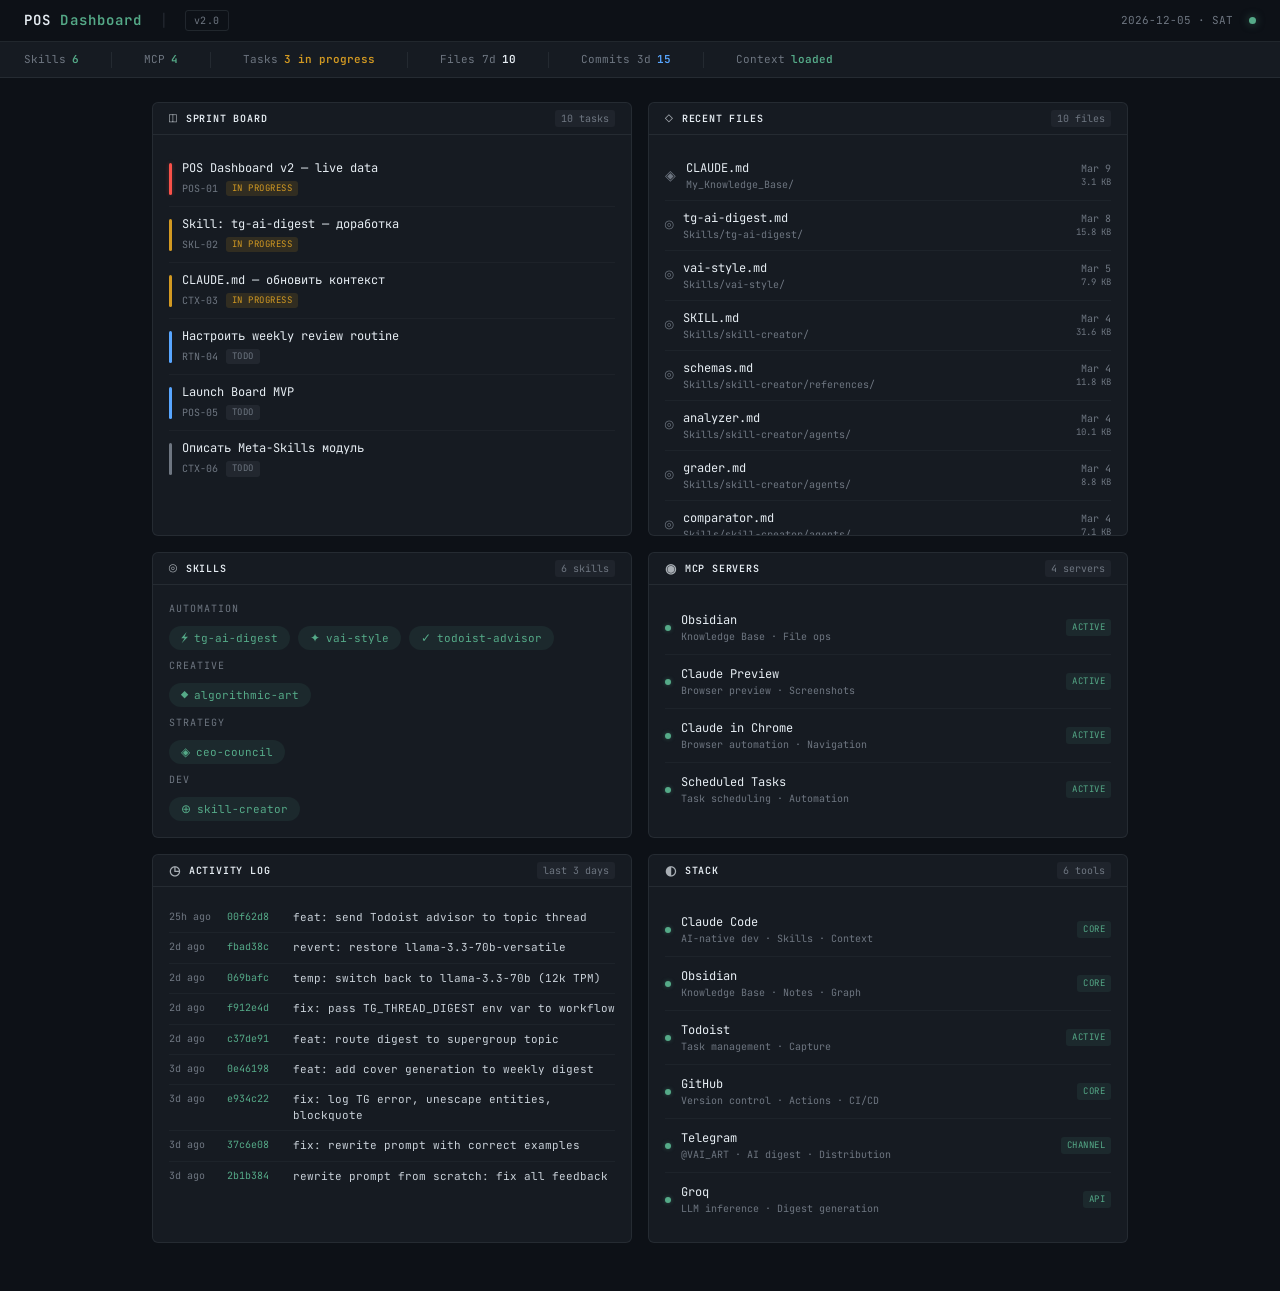
<file: pos-app/index.html>
<!DOCTYPE html>
<html lang="ru">
<head>
<meta charset="UTF-8">
<meta name="viewport" content="width=device-width, initial-scale=1.0">
<title>POS Dashboard</title>
<link href="https://fonts.googleapis.com/css2?family=JetBrains+Mono:wght@400;600&display=swap" rel="stylesheet">
<style>
  :root {
    --bg: #0d1117;
    --bg2: #161b22;
    --bg-hover: #1c2129;
    --border: rgba(48,54,61,0.6);
    --accent: #55aa88;
    --accent-dim: rgba(85,170,136,0.1);
    --text: #c9d1d9;
    --text-bright: #e6edf3;
    --red: #f85149;
    --amber: #d29922;
    --blue: #58a6ff;
    --gray: #6e7681;

    --header-height: 42px;
    --metrics-height: 36px;
    --panel-min-width: 320px;
    --panel-max-width: 480px;
    --panel-header-height: 32px;
    --panel-padding: 16px;
    --border-radius: 6px;
    --chip-height: 24px;

    --transition-fast: 120ms ease-out;
    --transition-slow: 300ms ease-out;
    --pulse-timing: 2s ease infinite;
  }

  * { margin: 0; padding: 0; box-sizing: border-box; }

  body {
    background: var(--bg);
    color: var(--text);
    font-family: 'JetBrains Mono', monospace;
    font-size: 13px;
    line-height: 1.5;
    min-height: 100vh;
    overflow-x: hidden;
  }

  /* ── ANIMATIONS ── */
  @keyframes fadeIn {
    from { opacity: 0; transform: translateY(10px); }
    to { opacity: 1; transform: translateY(0); }
  }
  @keyframes pulse {
    0% { opacity: 1; }
    50% { opacity: 0.6; }
    100% { opacity: 1; }
  }
  @keyframes blink {
    0%, 100% { opacity: 1; }
    50% { opacity: 0; }
  }
  @keyframes slideIn {
    from { opacity: 0; transform: translateX(-8px); }
    to { opacity: 1; transform: translateX(0); }
  }

  @media (prefers-reduced-motion) {
    * { animation: none !important; transition: none !important; }
  }

  /* ── HEADER ── */
  .header {
    position: fixed;
    top: 0; left: 0; right: 0;
    height: var(--header-height);
    background: var(--bg);
    border-bottom: 1px solid var(--border);
    display: flex;
    align-items: center;
    justify-content: space-between;
    padding: 0 24px;
    z-index: 100;
  }
  .header-left { display: flex; align-items: center; gap: 16px; }
  .header-logo {
    font-weight: 600; font-size: 14px;
    letter-spacing: 0.08em;
    color: var(--text-bright);
  }
  .header-logo span { color: var(--accent); }
  .header-sep { color: var(--border); font-size: 16px; }
  .header-tag {
    font-size: 10px;
    color: var(--gray);
    border: 1px solid var(--border);
    padding: 2px 8px;
    border-radius: 3px;
    letter-spacing: 0.05em;
  }
  .header-right { display: flex; align-items: center; gap: 16px; }
  .header-date { color: var(--gray); font-size: 11px; }
  .live-dot {
    width: 7px; height: 7px;
    border-radius: 50%;
    background: var(--accent);
    box-shadow: 0 0 8px rgba(85,170,136,0.5);
    animation: pulse var(--pulse-timing);
  }

  /* ── METRICS STRIP ── */
  .metrics-strip {
    position: fixed;
    top: var(--header-height);
    left: 0; right: 0;
    height: var(--metrics-height);
    background: var(--bg2);
    border-bottom: 1px solid var(--border);
    display: flex;
    align-items: center;
    padding: 0 24px;
    gap: 32px;
    z-index: 99;
    font-size: 11px;
  }
  .metric-item { display: flex; align-items: center; gap: 6px; }
  .metric-label { color: var(--gray); }
  .metric-val { color: var(--text-bright); font-weight: 600; }
  .metric-val.green { color: var(--accent); }
  .metric-val.amber { color: var(--amber); }
  .metric-val.blue { color: var(--blue); }
  .metric-divider {
    width: 1px; height: 16px;
    background: var(--border);
  }

  /* ── MAIN GRID ── */
  .dashboard {
    padding-top: calc(var(--header-height) + var(--metrics-height) + 24px);
    padding-left: 24px;
    padding-right: 24px;
    padding-bottom: 48px;
    display: grid;
    grid-template-columns: repeat(auto-fit, minmax(var(--panel-min-width), var(--panel-max-width)));
    gap: 16px;
    justify-content: center;
    max-width: 1520px;
    margin: 0 auto;
  }

  /* ── PANEL ── */
  .panel {
    animation: fadeIn var(--transition-slow) both;
    background: var(--bg2);
    border-radius: var(--border-radius);
    border: 1px solid var(--border);
    overflow: hidden;
    transition: box-shadow var(--transition-fast);
  }
  .panel:hover {
    box-shadow: 0 0 16px var(--accent-dim);
  }
  .panel:nth-child(1) { animation-delay: 0ms; }
  .panel:nth-child(2) { animation-delay: 60ms; }
  .panel:nth-child(3) { animation-delay: 120ms; }
  .panel:nth-child(4) { animation-delay: 180ms; }
  .panel:nth-child(5) { animation-delay: 240ms; }
  .panel:nth-child(6) { animation-delay: 300ms; }

  .panel-header {
    height: var(--panel-header-height);
    display: flex;
    align-items: center;
    justify-content: space-between;
    padding: 0 var(--panel-padding);
    border-bottom: 1px solid var(--border);
    font-size: 11px;
  }
  .panel-title {
    display: flex;
    align-items: center;
    gap: 8px;
    font-weight: 600;
    color: var(--text-bright);
    text-transform: uppercase;
    letter-spacing: 0.08em;
    font-size: 10px;
  }
  .panel-title-icon {
    font-size: 13px;
    opacity: 0.7;
  }
  .panel-count {
    font-size: 10px;
    color: var(--gray);
    background: rgba(110,118,129,0.1);
    padding: 1px 6px;
    border-radius: 3px;
  }
  .panel-body {
    padding: var(--panel-padding);
    max-height: 400px;
    overflow-y: auto;
  }
  .panel-body::-webkit-scrollbar { width: 4px; }
  .panel-body::-webkit-scrollbar-track { background: transparent; }
  .panel-body::-webkit-scrollbar-thumb { background: var(--border); border-radius: 2px; }

  /* ── TASK ITEMS ── */
  .task-item {
    display: flex;
    align-items: flex-start;
    gap: 10px;
    padding: 10px 0;
    border-bottom: 1px solid rgba(48,54,61,0.3);
    animation: slideIn 200ms ease both;
  }
  .task-item:last-child { border-bottom: none; }
  .task-priority {
    width: 3px;
    min-height: 32px;
    border-radius: 2px;
    flex-shrink: 0;
    margin-top: 2px;
  }
  .task-priority.urgent { background: var(--red); box-shadow: 0 0 4px rgba(248,81,73,0.3); }
  .task-priority.high { background: var(--amber); }
  .task-priority.medium { background: var(--blue); }
  .task-priority.low { background: var(--gray); }
  .task-content { flex: 1; min-width: 0; }
  .task-title {
    font-size: 12px;
    color: var(--text-bright);
    margin-bottom: 4px;
    line-height: 1.3;
  }
  .task-meta {
    display: flex;
    align-items: center;
    gap: 8px;
    font-size: 10px;
  }
  .task-id { color: var(--gray); }
  .task-status {
    padding: 1px 6px;
    border-radius: 3px;
    font-size: 9px;
    letter-spacing: 0.05em;
  }
  .task-status.in_progress { background: rgba(210,153,34,0.15); color: var(--amber); }
  .task-status.in_review { background: rgba(88,166,255,0.15); color: var(--blue); }
  .task-status.todo { background: rgba(110,118,129,0.15); color: var(--gray); }

  /* ── FILE ITEMS ── */
  .file-item {
    display: flex;
    align-items: center;
    gap: 10px;
    padding: 8px 0;
    border-bottom: 1px solid rgba(48,54,61,0.3);
    font-size: 12px;
  }
  .file-item:last-child { border-bottom: none; }
  .file-icon { color: var(--gray); font-size: 14px; flex-shrink: 0; }
  .file-info { flex: 1; min-width: 0; }
  .file-name {
    color: var(--text-bright);
    white-space: nowrap;
    overflow: hidden;
    text-overflow: ellipsis;
  }
  .file-path {
    color: var(--gray);
    font-size: 10px;
    white-space: nowrap;
    overflow: hidden;
    text-overflow: ellipsis;
  }
  .file-meta {
    text-align: right;
    flex-shrink: 0;
  }
  .file-time { color: var(--gray); font-size: 10px; }
  .file-size { color: var(--gray); font-size: 9px; }

  /* ── SKILL CHIPS ── */
  .skills-grid {
    display: flex;
    flex-wrap: wrap;
    gap: 8px;
  }
  .skill-chip {
    height: var(--chip-height);
    padding: 0 12px;
    border-radius: calc(var(--chip-height) / 2);
    background: var(--accent-dim);
    color: var(--accent);
    display: inline-flex;
    align-items: center;
    gap: 6px;
    font-size: 11px;
    cursor: pointer;
    transition: background var(--transition-fast), color var(--transition-fast);
    border: none;
    font-family: inherit;
  }
  .skill-chip:hover {
    background: var(--accent);
    color: var(--bg);
  }
  .skill-chip .chip-icon { font-size: 12px; }
  .skill-category {
    font-size: 10px;
    color: var(--gray);
    margin-bottom: 10px;
    text-transform: uppercase;
    letter-spacing: 0.1em;
    padding-top: 8px;
  }
  .skill-category:first-child { padding-top: 0; }
  .skill-desc {
    display: none;
    position: absolute;
    background: var(--bg);
    border: 1px solid var(--border);
    padding: 8px 12px;
    border-radius: var(--border-radius);
    font-size: 10px;
    color: var(--text);
    max-width: 280px;
    z-index: 10;
    box-shadow: 0 4px 12px rgba(0,0,0,0.4);
    line-height: 1.5;
    pointer-events: none;
  }
  .skill-chip-wrap {
    position: relative;
    display: inline-flex;
  }
  .skill-chip-wrap:hover .skill-desc {
    display: block;
    bottom: calc(100% + 6px);
    left: 0;
  }

  /* ── ACTIVITY LOG ── */
  .log-item {
    display: flex;
    gap: 10px;
    padding: 7px 0;
    border-bottom: 1px solid rgba(48,54,61,0.3);
    font-size: 11px;
    line-height: 1.4;
  }
  .log-item:last-child { border-bottom: none; }
  .log-time {
    color: var(--gray);
    font-size: 10px;
    white-space: nowrap;
    min-width: 48px;
    flex-shrink: 0;
  }
  .log-hash {
    color: var(--accent);
    font-size: 10px;
    min-width: 56px;
    flex-shrink: 0;
  }
  .log-msg { color: var(--text); }

  /* ── MCP ITEMS ── */
  .mcp-item {
    display: flex;
    align-items: center;
    justify-content: space-between;
    padding: 10px 0;
    border-bottom: 1px solid rgba(48,54,61,0.3);
  }
  .mcp-item:last-child { border-bottom: none; }
  .mcp-info { display: flex; align-items: center; gap: 10px; }
  .mcp-dot {
    width: 6px; height: 6px;
    border-radius: 50%;
    flex-shrink: 0;
  }
  .mcp-dot.online { background: var(--accent); box-shadow: 0 0 4px rgba(85,170,136,0.4); }
  .mcp-dot.offline { background: var(--gray); }
  .mcp-name { font-size: 12px; color: var(--text-bright); }
  .mcp-type { font-size: 10px; color: var(--gray); }
  .mcp-badge {
    font-size: 9px;
    padding: 2px 6px;
    border-radius: 3px;
    letter-spacing: 0.05em;
  }
  .mcp-badge.active { background: var(--accent-dim); color: var(--accent); }
  .mcp-badge.inactive { background: rgba(110,118,129,0.1); color: var(--gray); }

  /* ── EMPTY STATE ── */
  .empty-state {
    text-align: center;
    padding: 32px 16px;
    color: var(--gray);
    font-size: 11px;
  }
  .empty-state-icon { font-size: 24px; margin-bottom: 8px; opacity: 0.4; }
  .empty-state-hint {
    margin-top: 12px;
    font-size: 10px;
    color: var(--gray);
    opacity: 0.7;
  }

  /* ── RESPONSIVE ── */
  @media (max-width: 700px) {
    :root {
      --panel-min-width: 100%;
      --panel-max-width: 100%;
    }
    .dashboard { padding-left: 12px; padding-right: 12px; }
    .metrics-strip { gap: 16px; overflow-x: auto; }
  }
</style>
</head>
<body>

<!-- HEADER -->
<header class="header">
  <div class="header-left">
    <span class="header-logo">POS <span>Dashboard</span></span>
    <span class="header-sep">|</span>
    <span class="header-tag">v2.0</span>
  </div>
  <div class="header-right">
    <span class="header-date" id="current-date"></span>
    <div class="live-dot" title="System active"></div>
  </div>
</header>

<!-- METRICS STRIP -->
<div class="metrics-strip">
  <div class="metric-item">
    <span class="metric-label">Skills</span>
    <span class="metric-val green">6</span>
  </div>
  <div class="metric-divider"></div>
  <div class="metric-item">
    <span class="metric-label">MCP</span>
    <span class="metric-val green">4</span>
  </div>
  <div class="metric-divider"></div>
  <div class="metric-item">
    <span class="metric-label">Tasks</span>
    <span class="metric-val amber">3 in progress</span>
  </div>
  <div class="metric-divider"></div>
  <div class="metric-item">
    <span class="metric-label">Files 7d</span>
    <span class="metric-val">10</span>
  </div>
  <div class="metric-divider"></div>
  <div class="metric-item">
    <span class="metric-label">Commits 3d</span>
    <span class="metric-val blue">15</span>
  </div>
  <div class="metric-divider"></div>
  <div class="metric-item">
    <span class="metric-label">Context</span>
    <span class="metric-val green">loaded</span>
  </div>
</div>

<!-- DASHBOARD GRID -->
<div class="dashboard">

  <!-- ═══ TASKS PANEL ═══ -->
  <div class="panel">
    <div class="panel-header">
      <span class="panel-title"><span class="panel-title-icon">◫</span> Sprint Board</span>
      <span class="panel-count">10 tasks</span>
    </div>
    <div class="panel-body">
      <div class="task-item">
        <div class="task-priority urgent"></div>
        <div class="task-content">
          <div class="task-title">POS Dashboard v2 — live data</div>
          <div class="task-meta">
            <span class="task-id">POS-01</span>
            <span class="task-status in_progress">IN PROGRESS</span>
          </div>
        </div>
      </div>
      <div class="task-item">
        <div class="task-priority high"></div>
        <div class="task-content">
          <div class="task-title">Skill: tg-ai-digest — доработка</div>
          <div class="task-meta">
            <span class="task-id">SKL-02</span>
            <span class="task-status in_progress">IN PROGRESS</span>
          </div>
        </div>
      </div>
      <div class="task-item">
        <div class="task-priority high"></div>
        <div class="task-content">
          <div class="task-title">CLAUDE.md — обновить контекст</div>
          <div class="task-meta">
            <span class="task-id">CTX-03</span>
            <span class="task-status in_progress">IN PROGRESS</span>
          </div>
        </div>
      </div>
      <div class="task-item">
        <div class="task-priority medium"></div>
        <div class="task-content">
          <div class="task-title">Настроить weekly review routine</div>
          <div class="task-meta">
            <span class="task-id">RTN-04</span>
            <span class="task-status todo">TODO</span>
          </div>
        </div>
      </div>
      <div class="task-item">
        <div class="task-priority medium"></div>
        <div class="task-content">
          <div class="task-title">Launch Board MVP</div>
          <div class="task-meta">
            <span class="task-id">POS-05</span>
            <span class="task-status todo">TODO</span>
          </div>
        </div>
      </div>
      <div class="task-item">
        <div class="task-priority low"></div>
        <div class="task-content">
          <div class="task-title">Описать Meta-Skills модуль</div>
          <div class="task-meta">
            <span class="task-id">CTX-06</span>
            <span class="task-status todo">TODO</span>
          </div>
        </div>
      </div>
    </div>
  </div>

  <!-- ═══ RECENT FILES ═══ -->
  <div class="panel">
    <div class="panel-header">
      <span class="panel-title"><span class="panel-title-icon">◇</span> Recent Files</span>
      <span class="panel-count">10 files</span>
    </div>
    <div class="panel-body">
      <div class="file-item">
        <span class="file-icon">◈</span>
        <div class="file-info">
          <div class="file-name">CLAUDE.md</div>
          <div class="file-path">My_Knowledge_Base/</div>
        </div>
        <div class="file-meta">
          <div class="file-time">Mar 9</div>
          <div class="file-size">3.1 KB</div>
        </div>
      </div>
      <div class="file-item">
        <span class="file-icon">◎</span>
        <div class="file-info">
          <div class="file-name">tg-ai-digest.md</div>
          <div class="file-path">Skills/tg-ai-digest/</div>
        </div>
        <div class="file-meta">
          <div class="file-time">Mar 8</div>
          <div class="file-size">15.8 KB</div>
        </div>
      </div>
      <div class="file-item">
        <span class="file-icon">◎</span>
        <div class="file-info">
          <div class="file-name">vai-style.md</div>
          <div class="file-path">Skills/vai-style/</div>
        </div>
        <div class="file-meta">
          <div class="file-time">Mar 5</div>
          <div class="file-size">7.9 KB</div>
        </div>
      </div>
      <div class="file-item">
        <span class="file-icon">◎</span>
        <div class="file-info">
          <div class="file-name">SKILL.md</div>
          <div class="file-path">Skills/skill-creator/</div>
        </div>
        <div class="file-meta">
          <div class="file-time">Mar 4</div>
          <div class="file-size">31.6 KB</div>
        </div>
      </div>
      <div class="file-item">
        <span class="file-icon">◎</span>
        <div class="file-info">
          <div class="file-name">schemas.md</div>
          <div class="file-path">Skills/skill-creator/references/</div>
        </div>
        <div class="file-meta">
          <div class="file-time">Mar 4</div>
          <div class="file-size">11.8 KB</div>
        </div>
      </div>
      <div class="file-item">
        <span class="file-icon">◎</span>
        <div class="file-info">
          <div class="file-name">analyzer.md</div>
          <div class="file-path">Skills/skill-creator/agents/</div>
        </div>
        <div class="file-meta">
          <div class="file-time">Mar 4</div>
          <div class="file-size">10.1 KB</div>
        </div>
      </div>
      <div class="file-item">
        <span class="file-icon">◎</span>
        <div class="file-info">
          <div class="file-name">grader.md</div>
          <div class="file-path">Skills/skill-creator/agents/</div>
        </div>
        <div class="file-meta">
          <div class="file-time">Mar 4</div>
          <div class="file-size">8.8 KB</div>
        </div>
      </div>
      <div class="file-item">
        <span class="file-icon">◎</span>
        <div class="file-info">
          <div class="file-name">comparator.md</div>
          <div class="file-path">Skills/skill-creator/agents/</div>
        </div>
        <div class="file-meta">
          <div class="file-time">Mar 4</div>
          <div class="file-size">7.1 KB</div>
        </div>
      </div>
      <div class="file-item">
        <span class="file-icon">◎</span>
        <div class="file-info">
          <div class="file-name">SKILL.md</div>
          <div class="file-path">Skills/algorithmic-art/</div>
        </div>
        <div class="file-meta">
          <div class="file-time">Mar 4</div>
          <div class="file-size">19.3 KB</div>
        </div>
      </div>
      <div class="file-item">
        <span class="file-icon">◎</span>
        <div class="file-info">
          <div class="file-name">SKILL.md</div>
          <div class="file-path">Skills/ceo-council/</div>
        </div>
        <div class="file-meta">
          <div class="file-time">Mar 4</div>
          <div class="file-size">5.2 KB</div>
        </div>
      </div>
    </div>
  </div>

  <!-- ═══ SKILLS PANEL ═══ -->
  <div class="panel">
    <div class="panel-header">
      <span class="panel-title"><span class="panel-title-icon">◎</span> Skills</span>
      <span class="panel-count">6 skills</span>
    </div>
    <div class="panel-body">
      <div class="skill-category">Automation</div>
      <div class="skills-grid">
        <div class="skill-chip-wrap">
          <button class="skill-chip"><span class="chip-icon">⚡</span> tg-ai-digest</button>
          <div class="skill-desc">Создаёт еженедельный дайджест AI-новостей из Telegram-каналов, генерирует обложку и отправляет</div>
        </div>
        <div class="skill-chip-wrap">
          <button class="skill-chip"><span class="chip-icon">✦</span> vai-style</button>
          <div class="skill-desc">Форматирует контент в стиле Telegram-канала @VAI_ART</div>
        </div>
        <div class="skill-chip-wrap">
          <button class="skill-chip"><span class="chip-icon">✓</span> todoist-advisor</button>
          <div class="skill-desc">Анализирует задачи Todoist, находит дубликаты и помогает с структуризацией</div>
        </div>
      </div>

      <div class="skill-category">Creative</div>
      <div class="skills-grid">
        <div class="skill-chip-wrap">
          <button class="skill-chip"><span class="chip-icon">◆</span> algorithmic-art</button>
          <div class="skill-desc">Генеративное искусство через p5.js с seeded randomness</div>
        </div>
      </div>

      <div class="skill-category">Strategy</div>
      <div class="skills-grid">
        <div class="skill-chip-wrap">
          <button class="skill-chip"><span class="chip-icon">◈</span> ceo-council</button>
          <div class="skill-desc">Параллельные C-level эксперты анализируют проект из разных перспектив</div>
        </div>
      </div>

      <div class="skill-category">Dev</div>
      <div class="skills-grid">
        <div class="skill-chip-wrap">
          <button class="skill-chip"><span class="chip-icon">⊕</span> skill-creator</button>
          <div class="skill-desc">Создание, оптимизация и тестирование скиллов с eval-бенчмарками</div>
        </div>
      </div>
    </div>
  </div>

  <!-- ═══ MCP SERVERS ═══ -->
  <div class="panel">
    <div class="panel-header">
      <span class="panel-title"><span class="panel-title-icon">◉</span> MCP Servers</span>
      <span class="panel-count">4 servers</span>
    </div>
    <div class="panel-body">
      <div class="mcp-item">
        <div class="mcp-info">
          <div class="mcp-dot online"></div>
          <div>
            <div class="mcp-name">Obsidian</div>
            <div class="mcp-type">Knowledge Base · File ops</div>
          </div>
        </div>
        <span class="mcp-badge active">ACTIVE</span>
      </div>
      <div class="mcp-item">
        <div class="mcp-info">
          <div class="mcp-dot online"></div>
          <div>
            <div class="mcp-name">Claude Preview</div>
            <div class="mcp-type">Browser preview · Screenshots</div>
          </div>
        </div>
        <span class="mcp-badge active">ACTIVE</span>
      </div>
      <div class="mcp-item">
        <div class="mcp-info">
          <div class="mcp-dot online"></div>
          <div>
            <div class="mcp-name">Claude in Chrome</div>
            <div class="mcp-type">Browser automation · Navigation</div>
          </div>
        </div>
        <span class="mcp-badge active">ACTIVE</span>
      </div>
      <div class="mcp-item">
        <div class="mcp-info">
          <div class="mcp-dot online"></div>
          <div>
            <div class="mcp-name">Scheduled Tasks</div>
            <div class="mcp-type">Task scheduling · Automation</div>
          </div>
        </div>
        <span class="mcp-badge active">ACTIVE</span>
      </div>
    </div>
  </div>

  <!-- ═══ ACTIVITY LOG ═══ -->
  <div class="panel">
    <div class="panel-header">
      <span class="panel-title"><span class="panel-title-icon">◷</span> Activity Log</span>
      <span class="panel-count">last 3 days</span>
    </div>
    <div class="panel-body">
      <div class="log-item">
        <span class="log-time">25h ago</span>
        <span class="log-hash">00f62d8</span>
        <span class="log-msg">feat: send Todoist advisor to topic thread</span>
      </div>
      <div class="log-item">
        <span class="log-time">2d ago</span>
        <span class="log-hash">fbad38c</span>
        <span class="log-msg">revert: restore llama-3.3-70b-versatile</span>
      </div>
      <div class="log-item">
        <span class="log-time">2d ago</span>
        <span class="log-hash">069bafc</span>
        <span class="log-msg">temp: switch back to llama-3.3-70b (12k TPM)</span>
      </div>
      <div class="log-item">
        <span class="log-time">2d ago</span>
        <span class="log-hash">f912e4d</span>
        <span class="log-msg">fix: pass TG_THREAD_DIGEST env var to workflow</span>
      </div>
      <div class="log-item">
        <span class="log-time">2d ago</span>
        <span class="log-hash">c37de91</span>
        <span class="log-msg">feat: route digest to supergroup topic</span>
      </div>
      <div class="log-item">
        <span class="log-time">3d ago</span>
        <span class="log-hash">0e46198</span>
        <span class="log-msg">feat: add cover generation to weekly digest</span>
      </div>
      <div class="log-item">
        <span class="log-time">3d ago</span>
        <span class="log-hash">e934c22</span>
        <span class="log-msg">fix: log TG error, unescape entities, blockquote</span>
      </div>
      <div class="log-item">
        <span class="log-time">3d ago</span>
        <span class="log-hash">37c6e08</span>
        <span class="log-msg">fix: rewrite prompt with correct examples</span>
      </div>
      <div class="log-item">
        <span class="log-time">3d ago</span>
        <span class="log-hash">2b1b384</span>
        <span class="log-msg">rewrite prompt from scratch: fix all feedback</span>
      </div>
    </div>
  </div>

  <!-- ═══ STACK PANEL ═══ -->
  <div class="panel">
    <div class="panel-header">
      <span class="panel-title"><span class="panel-title-icon">◐</span> Stack</span>
      <span class="panel-count">6 tools</span>
    </div>
    <div class="panel-body">
      <div class="mcp-item">
        <div class="mcp-info">
          <div class="mcp-dot online"></div>
          <div>
            <div class="mcp-name">Claude Code</div>
            <div class="mcp-type">AI-native dev · Skills · Context</div>
          </div>
        </div>
        <span class="mcp-badge active">CORE</span>
      </div>
      <div class="mcp-item">
        <div class="mcp-info">
          <div class="mcp-dot online"></div>
          <div>
            <div class="mcp-name">Obsidian</div>
            <div class="mcp-type">Knowledge Base · Notes · Graph</div>
          </div>
        </div>
        <span class="mcp-badge active">CORE</span>
      </div>
      <div class="mcp-item">
        <div class="mcp-info">
          <div class="mcp-dot online"></div>
          <div>
            <div class="mcp-name">Todoist</div>
            <div class="mcp-type">Task management · Capture</div>
          </div>
        </div>
        <span class="mcp-badge active">ACTIVE</span>
      </div>
      <div class="mcp-item">
        <div class="mcp-info">
          <div class="mcp-dot online"></div>
          <div>
            <div class="mcp-name">GitHub</div>
            <div class="mcp-type">Version control · Actions · CI/CD</div>
          </div>
        </div>
        <span class="mcp-badge active">CORE</span>
      </div>
      <div class="mcp-item">
        <div class="mcp-info">
          <div class="mcp-dot online"></div>
          <div>
            <div class="mcp-name">Telegram</div>
            <div class="mcp-type">@VAI_ART · AI digest · Distribution</div>
          </div>
        </div>
        <span class="mcp-badge active">CHANNEL</span>
      </div>
      <div class="mcp-item">
        <div class="mcp-info">
          <div class="mcp-dot online"></div>
          <div>
            <div class="mcp-name">Groq</div>
            <div class="mcp-type">LLM inference · Digest generation</div>
          </div>
        </div>
        <span class="mcp-badge active">API</span>
      </div>
    </div>
  </div>

</div>

<script>
  // Set current date
  const now = new Date();
  const days = ['SUN','MON','TUE','WED','THU','FRI','SAT'];
  const d = now.toISOString().slice(0,10);
  document.getElementById('current-date').textContent = d + ' · ' + days[now.getDay()];
</script>

</body>
</html>
</file>
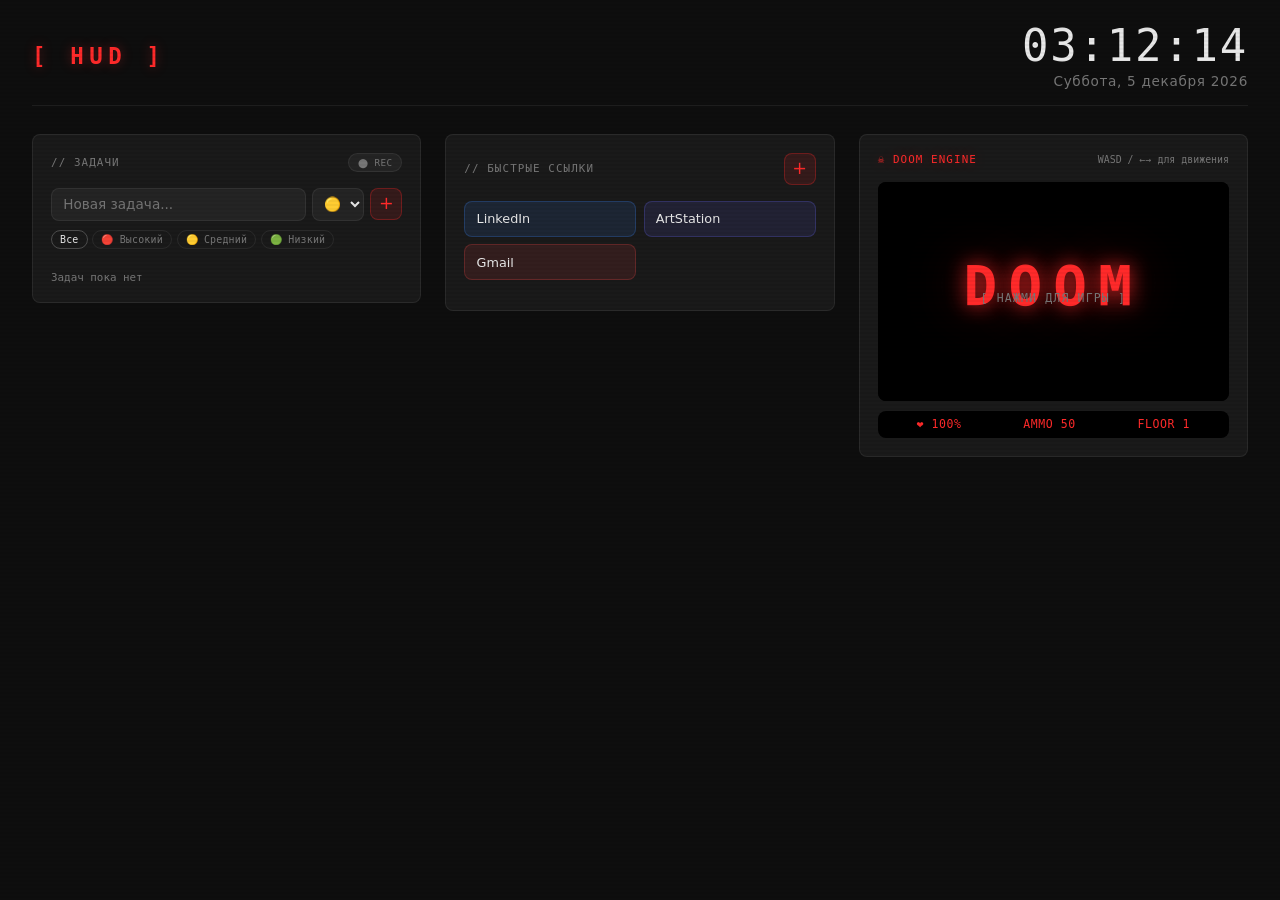
<file: hud-extension/newtab.html>
<!DOCTYPE html>
<html lang="ru">
<head>
  <meta charset="UTF-8">
  <meta name="viewport" content="width=device-width, initial-scale=1.0">
  <title>HUD</title>
  <link rel="stylesheet" href="style.css">
</head>
<body>
  <div class="container">

    <header class="hud-header">
      <div class="hud-logo">[ HUD ]</div>
      <div class="hud-datetime">
        <div class="clock" id="clock">00:00:00</div>
        <div class="date" id="date">—</div>
      </div>
    </header>

    <main class="grid">

      <!-- ═══ TASKS ═══ -->
      <section class="card tasks-card">
        <div class="card-header">
          <span class="section-label">// ЗАДАЧИ</span>
          <button class="voice-btn" id="voiceBtn" title="Голосовой ввод">⬤ REC</button>
        </div>

        <div class="task-add-row">
          <input type="text" id="taskInput" placeholder="Новая задача..." autocomplete="off">
          <select id="prioritySelect" title="Приоритет">
            <option value="high">🔴</option>
            <option value="medium" selected>🟡</option>
            <option value="low">🟢</option>
          </select>
          <button class="add-btn" id="addTaskBtn">+</button>
        </div>

        <div class="filter-row">
          <button class="filter-btn active" data-filter="all">Все</button>
          <button class="filter-btn" data-filter="high">🔴 Высокий</button>
          <button class="filter-btn" data-filter="medium">🟡 Средний</button>
          <button class="filter-btn" data-filter="low">🟢 Низкий</button>
        </div>

        <ul class="task-list" id="taskList"></ul>
        <div class="task-stats" id="taskStats"></div>
      </section>

      <!-- ═══ LINKS ═══ -->
      <section class="card links-card">
        <div class="card-header">
          <span class="section-label">// БЫСТРЫЕ ССЫЛКИ</span>
          <button class="icon-btn" id="addLinkBtn" title="Добавить">+</button>
        </div>

        <div class="links-grid" id="linksGrid"></div>

        <div class="link-form hidden" id="linkForm">
          <input type="text" id="linkTitle" placeholder="Название" autocomplete="off">
          <input type="text" id="linkUrl" placeholder="URL (напр. artstation.com)" autocomplete="off">
          <div class="color-picker-row">
            <span class="section-label">Цвет:&nbsp;</span>
            <div class="color-picker" id="colorPicker"></div>
          </div>
          <div class="form-actions">
            <button id="saveLinkBtn">Сохранить</button>
            <button id="cancelLinkBtn" class="btn-secondary">Отмена</button>
          </div>
        </div>
      </section>

      <!-- ═══ DOOM ═══ -->
      <section class="card doom-card">
        <div class="card-header">
          <span class="section-label doom-label">☠ DOOM ENGINE</span>
          <span class="doom-hint">WASD / ←→ для движения</span>
        </div>

        <div class="doom-wrapper" id="doomWrapper">
          <canvas id="doomCanvas"></canvas>
          <div class="doom-overlay" id="doomOverlay">
            <div class="doom-logo">DOOM</div>
            <div class="doom-prompt">[ НАЖМИ ДЛЯ ИГРЫ ]</div>
          </div>
        </div>

        <div class="doom-hud-bar">
          <span class="doom-stat">❤ <span id="doomHp">100</span>%</span>
          <span class="doom-stat">AMMO <span id="doomAmmo">50</span></span>
          <span class="doom-stat">FLOOR 1</span>
        </div>
      </section>

    </main>
  </div>
  <script src="app.js"></script>
</body>
</html>
</file>
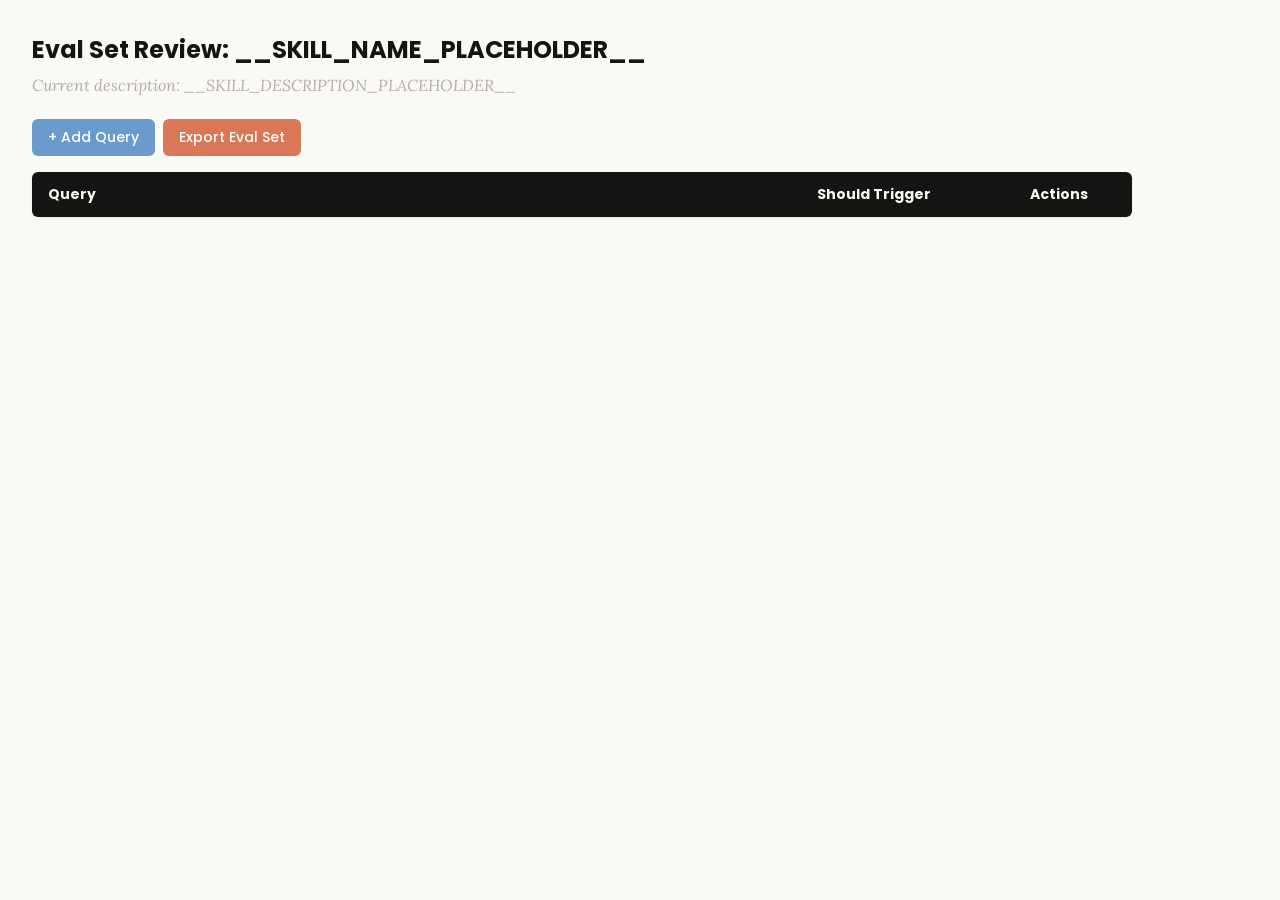
<file: My_Knowledge_Base/Skills/skill-creator/assets/eval_review.html>
<!DOCTYPE html>
<html lang="en">
<head>
  <meta charset="UTF-8">
  <meta name="viewport" content="width=device-width, initial-scale=1.0">
  <title>Eval Set Review - __SKILL_NAME_PLACEHOLDER__</title>
  <link rel="preconnect" href="https://fonts.googleapis.com">
  <link rel="preconnect" href="https://fonts.gstatic.com" crossorigin>
  <link href="https://fonts.googleapis.com/css2?family=Poppins:wght@500;600&family=Lora:wght@400;500&display=swap" rel="stylesheet">
  <style>
    * { box-sizing: border-box; margin: 0; padding: 0; }
    body { font-family: 'Lora', Georgia, serif; background: #faf9f5; padding: 2rem; color: #141413; }
    h1 { font-family: 'Poppins', sans-serif; margin-bottom: 0.5rem; font-size: 1.5rem; }
    .description { color: #b0aea5; margin-bottom: 1.5rem; font-style: italic; max-width: 900px; }
    .controls { margin-bottom: 1rem; display: flex; gap: 0.5rem; }
    .btn { font-family: 'Poppins', sans-serif; padding: 0.5rem 1rem; border: none; border-radius: 6px; cursor: pointer; font-size: 0.875rem; font-weight: 500; }
    .btn-add { background: #6a9bcc; color: white; }
    .btn-add:hover { background: #5889b8; }
    .btn-export { background: #d97757; color: white; }
    .btn-export:hover { background: #c4613f; }
    table { width: 100%; max-width: 1100px; border-collapse: collapse; background: white; border-radius: 6px; overflow: hidden; box-shadow: 0 1px 3px rgba(0,0,0,0.08); }
    th { font-family: 'Poppins', sans-serif; background: #141413; color: #faf9f5; padding: 0.75rem 1rem; text-align: left; font-size: 0.875rem; }
    td { padding: 0.75rem 1rem; border-bottom: 1px solid #e8e6dc; vertical-align: top; }
    tr:nth-child(even) td { background: #faf9f5; }
    tr:hover td { background: #f3f1ea; }
    .section-header td { background: #e8e6dc; font-family: 'Poppins', sans-serif; font-weight: 500; font-size: 0.8rem; color: #141413; text-transform: uppercase; letter-spacing: 0.05em; }
    .query-input { width: 100%; padding: 0.4rem; border: 1px solid #e8e6dc; border-radius: 4px; font-size: 0.875rem; font-family: 'Lora', Georgia, serif; resize: vertical; min-height: 60px; }
    .query-input:focus { outline: none; border-color: #d97757; box-shadow: 0 0 0 2px rgba(217,119,87,0.15); }
    .toggle { position: relative; display: inline-block; width: 44px; height: 24px; }
    .toggle input { opacity: 0; width: 0; height: 0; }
    .toggle .slider { position: absolute; inset: 0; background: #b0aea5; border-radius: 24px; cursor: pointer; transition: 0.2s; }
    .toggle .slider::before { content: ""; position: absolute; width: 18px; height: 18px; left: 3px; bottom: 3px; background: white; border-radius: 50%; transition: 0.2s; }
    .toggle input:checked + .slider { background: #d97757; }
    .toggle input:checked + .slider::before { transform: translateX(20px); }
    .btn-delete { background: #c44; color: white; padding: 0.3rem 0.6rem; border: none; border-radius: 4px; cursor: pointer; font-size: 0.75rem; font-family: 'Poppins', sans-serif; }
    .btn-delete:hover { background: #a33; }
    .summary { margin-top: 1rem; color: #b0aea5; font-size: 0.875rem; }
  </style>
</head>
<body>
  <h1>Eval Set Review: <span id="skill-name">__SKILL_NAME_PLACEHOLDER__</span></h1>
  <p class="description">Current description: <span id="skill-desc">__SKILL_DESCRIPTION_PLACEHOLDER__</span></p>

  <div class="controls">
    <button class="btn btn-add" onclick="addRow()">+ Add Query</button>
    <button class="btn btn-export" onclick="exportEvalSet()">Export Eval Set</button>
  </div>

  <table>
    <thead>
      <tr>
        <th style="width:65%">Query</th>
        <th style="width:18%">Should Trigger</th>
        <th style="width:10%">Actions</th>
      </tr>
    </thead>
    <tbody id="eval-body"></tbody>
  </table>

  <p class="summary" id="summary"></p>

  <script>
    const EVAL_DATA = __EVAL_DATA_PLACEHOLDER__;

    let evalItems = [...EVAL_DATA];

    function render() {
      const tbody = document.getElementById('eval-body');
      tbody.innerHTML = '';

      // Sort: should-trigger first, then should-not-trigger
      const sorted = evalItems
        .map((item, origIdx) => ({ ...item, origIdx }))
        .sort((a, b) => (b.should_trigger ? 1 : 0) - (a.should_trigger ? 1 : 0));

      let lastGroup = null;
      sorted.forEach(item => {
        const group = item.should_trigger ? 'trigger' : 'no-trigger';
        if (group !== lastGroup) {
          const headerRow = document.createElement('tr');
          headerRow.className = 'section-header';
          headerRow.innerHTML = `<td colspan="3">${item.should_trigger ? 'Should Trigger' : 'Should NOT Trigger'}</td>`;
          tbody.appendChild(headerRow);
          lastGroup = group;
        }

        const idx = item.origIdx;
        const tr = document.createElement('tr');
        tr.innerHTML = `
          <td><textarea class="query-input" onchange="updateQuery(${idx}, this.value)">${escapeHtml(item.query)}</textarea></td>
          <td>
            <label class="toggle">
              <input type="checkbox" ${item.should_trigger ? 'checked' : ''} onchange="updateTrigger(${idx}, this.checked)">
              <span class="slider"></span>
            </label>
            <span style="margin-left:8px;font-size:0.8rem;color:#b0aea5">${item.should_trigger ? 'Yes' : 'No'}</span>
          </td>
          <td><button class="btn-delete" onclick="deleteRow(${idx})">Delete</button></td>
        `;
        tbody.appendChild(tr);
      });
      updateSummary();
    }

    function escapeHtml(text) {
      const div = document.createElement('div');
      div.textContent = text;
      return div.innerHTML;
    }

    function updateQuery(idx, value) { evalItems[idx].query = value; updateSummary(); }
    function updateTrigger(idx, value) { evalItems[idx].should_trigger = value; render(); }
    function deleteRow(idx) { evalItems.splice(idx, 1); render(); }

    function addRow() {
      evalItems.push({ query: '', should_trigger: true });
      render();
      const inputs = document.querySelectorAll('.query-input');
      inputs[inputs.length - 1].focus();
    }

    function updateSummary() {
      const trigger = evalItems.filter(i => i.should_trigger).length;
      const noTrigger = evalItems.filter(i => !i.should_trigger).length;
      document.getElementById('summary').textContent =
        `${evalItems.length} queries total: ${trigger} should trigger, ${noTrigger} should not trigger`;
    }

    function exportEvalSet() {
      const valid = evalItems.filter(i => i.query.trim() !== '');
      const data = valid.map(i => ({ query: i.query.trim(), should_trigger: i.should_trigger }));
      const blob = new Blob([JSON.stringify(data, null, 2)], { type: 'application/json' });
      const url = URL.createObjectURL(blob);
      const a = document.createElement('a');
      a.href = url;
      a.download = 'eval_set.json';
      document.body.appendChild(a);
      a.click();
      document.body.removeChild(a);
      URL.revokeObjectURL(url);
    }

    render();
  </script>
</body>
</html>
</file>
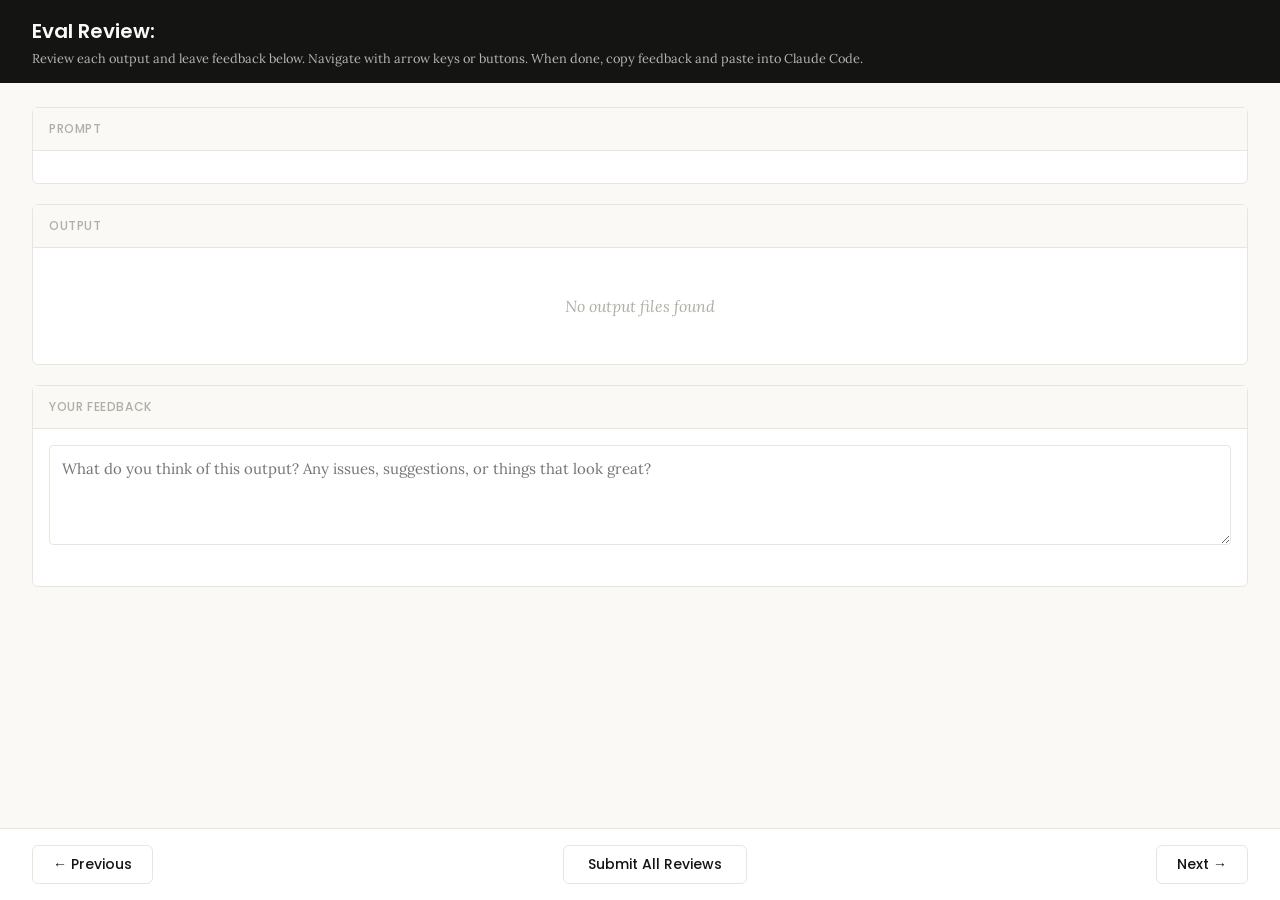
<file: My_Knowledge_Base/Skills/skill-creator/eval-viewer/viewer.html>
<!DOCTYPE html>
<html lang="en">
<head>
  <meta charset="UTF-8">
  <meta name="viewport" content="width=device-width, initial-scale=1.0">
  <title>Eval Review</title>
  <link rel="preconnect" href="https://fonts.googleapis.com">
  <link rel="preconnect" href="https://fonts.gstatic.com" crossorigin>
  <link href="https://fonts.googleapis.com/css2?family=Poppins:wght@500;600&family=Lora:wght@400;500&display=swap" rel="stylesheet">
  <script src="https://cdn.sheetjs.com/xlsx-0.20.3/package/dist/xlsx.full.min.js" integrity="sha384-EnyY0/GSHQGSxSgMwaIPzSESbqoOLSexfnSMN2AP+39Ckmn92stwABZynq1JyzdT" crossorigin="anonymous"></script>
  <style>
    :root {
      --bg: #faf9f5;
      --surface: #ffffff;
      --border: #e8e6dc;
      --text: #141413;
      --text-muted: #b0aea5;
      --accent: #d97757;
      --accent-hover: #c4613f;
      --green: #788c5d;
      --green-bg: #eef2e8;
      --red: #c44;
      --red-bg: #fceaea;
      --header-bg: #141413;
      --header-text: #faf9f5;
      --radius: 6px;
    }

    * { box-sizing: border-box; margin: 0; padding: 0; }

    body {
      font-family: 'Lora', Georgia, serif;
      background: var(--bg);
      color: var(--text);
      height: 100vh;
      display: flex;
      flex-direction: column;
    }

    /* ---- Header ---- */
    .header {
      background: var(--header-bg);
      color: var(--header-text);
      padding: 1rem 2rem;
      display: flex;
      justify-content: space-between;
      align-items: center;
      flex-shrink: 0;
    }
    .header h1 {
      font-family: 'Poppins', sans-serif;
      font-size: 1.25rem;
      font-weight: 600;
    }
    .header .instructions {
      font-size: 0.8rem;
      opacity: 0.7;
      margin-top: 0.25rem;
    }
    .header .progress {
      font-size: 0.875rem;
      opacity: 0.8;
      text-align: right;
    }

    /* ---- Main content ---- */
    .main {
      flex: 1;
      overflow-y: auto;
      padding: 1.5rem 2rem;
      display: flex;
      flex-direction: column;
      gap: 1.25rem;
    }

    /* ---- Sections ---- */
    .section {
      background: var(--surface);
      border: 1px solid var(--border);
      border-radius: var(--radius);
      flex-shrink: 0;
    }
    .section-header {
      font-family: 'Poppins', sans-serif;
      padding: 0.75rem 1rem;
      font-size: 0.75rem;
      font-weight: 500;
      text-transform: uppercase;
      letter-spacing: 0.05em;
      color: var(--text-muted);
      border-bottom: 1px solid var(--border);
      background: var(--bg);
    }
    .section-body {
      padding: 1rem;
    }

    /* ---- Config badge ---- */
    .config-badge {
      display: inline-block;
      padding: 0.2rem 0.625rem;
      border-radius: 9999px;
      font-family: 'Poppins', sans-serif;
      font-size: 0.6875rem;
      font-weight: 600;
      text-transform: uppercase;
      letter-spacing: 0.03em;
      margin-left: 0.75rem;
      vertical-align: middle;
    }
    .config-badge.config-primary {
      background: rgba(33, 150, 243, 0.12);
      color: #1976d2;
    }
    .config-badge.config-baseline {
      background: rgba(255, 193, 7, 0.15);
      color: #f57f17;
    }

    /* ---- Prompt ---- */
    .prompt-text {
      white-space: pre-wrap;
      font-size: 0.9375rem;
      line-height: 1.6;
    }

    /* ---- Outputs ---- */
    .output-file {
      border: 1px solid var(--border);
      border-radius: var(--radius);
      overflow: hidden;
    }
    .output-file + .output-file {
      margin-top: 1rem;
    }
    .output-file-header {
      padding: 0.5rem 0.75rem;
      font-size: 0.8rem;
      font-weight: 600;
      color: var(--text-muted);
      background: var(--bg);
      border-bottom: 1px solid var(--border);
      font-family: 'SF Mono', SFMono-Regular, Consolas, 'Liberation Mono', Menlo, monospace;
      display: flex;
      justify-content: space-between;
      align-items: center;
    }
    .output-file-header .dl-btn {
      font-size: 0.7rem;
      color: var(--accent);
      text-decoration: none;
      cursor: pointer;
      font-family: -apple-system, BlinkMacSystemFont, 'Segoe UI', sans-serif;
      font-weight: 500;
      opacity: 0.8;
    }
    .output-file-header .dl-btn:hover {
      opacity: 1;
      text-decoration: underline;
    }
    .output-file-content {
      padding: 0.75rem;
      overflow-x: auto;
    }
    .output-file-content pre {
      font-size: 0.8125rem;
      line-height: 1.5;
      white-space: pre-wrap;
      word-break: break-word;
      font-family: 'SF Mono', SFMono-Regular, Consolas, 'Liberation Mono', Menlo, monospace;
    }
    .output-file-content img {
      max-width: 100%;
      height: auto;
      border-radius: 4px;
    }
    .output-file-content iframe {
      width: 100%;
      height: 600px;
      border: none;
    }
    .output-file-content table {
      border-collapse: collapse;
      font-size: 0.8125rem;
      width: 100%;
    }
    .output-file-content table td,
    .output-file-content table th {
      border: 1px solid var(--border);
      padding: 0.375rem 0.5rem;
      text-align: left;
    }
    .output-file-content table th {
      background: var(--bg);
      font-weight: 600;
    }
    .output-file-content .download-link {
      display: inline-flex;
      align-items: center;
      gap: 0.5rem;
      padding: 0.5rem 1rem;
      background: var(--bg);
      border: 1px solid var(--border);
      border-radius: 4px;
      color: var(--accent);
      text-decoration: none;
      font-size: 0.875rem;
      cursor: pointer;
    }
    .output-file-content .download-link:hover {
      background: var(--border);
    }
    .empty-state {
      color: var(--text-muted);
      font-style: italic;
      padding: 2rem;
      text-align: center;
    }

    /* ---- Feedback ---- */
    .prev-feedback {
      background: var(--bg);
      border: 1px solid var(--border);
      border-radius: 4px;
      padding: 0.625rem 0.75rem;
      margin-top: 0.75rem;
      font-size: 0.8125rem;
      color: var(--text-muted);
      line-height: 1.5;
    }
    .prev-feedback-label {
      font-size: 0.7rem;
      font-weight: 600;
      text-transform: uppercase;
      letter-spacing: 0.04em;
      margin-bottom: 0.25rem;
      color: var(--text-muted);
    }
    .feedback-textarea {
      width: 100%;
      min-height: 100px;
      padding: 0.75rem;
      border: 1px solid var(--border);
      border-radius: 4px;
      font-family: inherit;
      font-size: 0.9375rem;
      line-height: 1.5;
      resize: vertical;
      color: var(--text);
    }
    .feedback-textarea:focus {
      outline: none;
      border-color: var(--accent);
      box-shadow: 0 0 0 3px rgba(37, 99, 235, 0.1);
    }
    .feedback-status {
      font-size: 0.75rem;
      color: var(--text-muted);
      margin-top: 0.5rem;
      min-height: 1.1em;
    }

    /* ---- Grades (collapsible) ---- */
    .grades-toggle {
      display: flex;
      align-items: center;
      cursor: pointer;
      user-select: none;
    }
    .grades-toggle:hover {
      color: var(--accent);
    }
    .grades-toggle .arrow {
      margin-right: 0.5rem;
      transition: transform 0.15s;
      font-size: 0.75rem;
    }
    .grades-toggle .arrow.open {
      transform: rotate(90deg);
    }
    .grades-content {
      display: none;
      margin-top: 0.75rem;
    }
    .grades-content.open {
      display: block;
    }
    .grades-summary {
      font-size: 0.875rem;
      margin-bottom: 0.75rem;
      display: flex;
      align-items: center;
      gap: 0.5rem;
    }
    .grade-badge {
      display: inline-block;
      padding: 0.125rem 0.5rem;
      border-radius: 9999px;
      font-size: 0.75rem;
      font-weight: 600;
    }
    .grade-pass { background: var(--green-bg); color: var(--green); }
    .grade-fail { background: var(--red-bg); color: var(--red); }
    .assertion-list {
      list-style: none;
    }
    .assertion-item {
      padding: 0.625rem 0;
      border-bottom: 1px solid var(--border);
      font-size: 0.8125rem;
    }
    .assertion-item:last-child { border-bottom: none; }
    .assertion-status {
      font-weight: 600;
      margin-right: 0.5rem;
    }
    .assertion-status.pass { color: var(--green); }
    .assertion-status.fail { color: var(--red); }
    .assertion-evidence {
      color: var(--text-muted);
      font-size: 0.75rem;
      margin-top: 0.25rem;
      padding-left: 1.5rem;
    }

    /* ---- View tabs ---- */
    .view-tabs {
      display: flex;
      gap: 0;
      padding: 0 2rem;
      background: var(--bg);
      border-bottom: 1px solid var(--border);
      flex-shrink: 0;
    }
    .view-tab {
      font-family: 'Poppins', sans-serif;
      padding: 0.625rem 1.25rem;
      font-size: 0.8125rem;
      font-weight: 500;
      cursor: pointer;
      border: none;
      background: none;
      color: var(--text-muted);
      border-bottom: 2px solid transparent;
      transition: all 0.15s;
    }
    .view-tab:hover { color: var(--text); }
    .view-tab.active {
      color: var(--accent);
      border-bottom-color: var(--accent);
    }
    .view-panel { display: none; }
    .view-panel.active { display: flex; flex-direction: column; flex: 1; overflow: hidden; }

    /* ---- Benchmark view ---- */
    .benchmark-view {
      padding: 1.5rem 2rem;
      overflow-y: auto;
      flex: 1;
    }
    .benchmark-table {
      border-collapse: collapse;
      background: var(--surface);
      border: 1px solid var(--border);
      border-radius: var(--radius);
      font-size: 0.8125rem;
      width: 100%;
      margin-bottom: 1.5rem;
    }
    .benchmark-table th, .benchmark-table td {
      padding: 0.625rem 0.75rem;
      text-align: left;
      border: 1px solid var(--border);
    }
    .benchmark-table th {
      font-family: 'Poppins', sans-serif;
      background: var(--header-bg);
      color: var(--header-text);
      font-weight: 500;
      font-size: 0.75rem;
      text-transform: uppercase;
      letter-spacing: 0.04em;
    }
    .benchmark-table tr:hover { background: var(--bg); }
    .benchmark-table tr.benchmark-row-with { background: rgba(33, 150, 243, 0.06); }
    .benchmark-table tr.benchmark-row-without { background: rgba(255, 193, 7, 0.06); }
    .benchmark-table tr.benchmark-row-with:hover { background: rgba(33, 150, 243, 0.12); }
    .benchmark-table tr.benchmark-row-without:hover { background: rgba(255, 193, 7, 0.12); }
    .benchmark-table tr.benchmark-row-avg { font-weight: 600; border-top: 2px solid var(--border); }
    .benchmark-table tr.benchmark-row-avg.benchmark-row-with { background: rgba(33, 150, 243, 0.12); }
    .benchmark-table tr.benchmark-row-avg.benchmark-row-without { background: rgba(255, 193, 7, 0.12); }
    .benchmark-delta-positive { color: var(--green); font-weight: 600; }
    .benchmark-delta-negative { color: var(--red); font-weight: 600; }
    .benchmark-notes {
      background: var(--surface);
      border: 1px solid var(--border);
      border-radius: var(--radius);
      padding: 1rem;
    }
    .benchmark-notes h3 {
      font-family: 'Poppins', sans-serif;
      font-size: 0.875rem;
      margin-bottom: 0.75rem;
    }
    .benchmark-notes ul {
      list-style: disc;
      padding-left: 1.25rem;
    }
    .benchmark-notes li {
      font-size: 0.8125rem;
      line-height: 1.6;
      margin-bottom: 0.375rem;
    }
    .benchmark-empty {
      color: var(--text-muted);
      font-style: italic;
      text-align: center;
      padding: 3rem;
    }

    /* ---- Navigation ---- */
    .nav {
      display: flex;
      justify-content: space-between;
      align-items: center;
      padding: 1rem 2rem;
      border-top: 1px solid var(--border);
      background: var(--surface);
      flex-shrink: 0;
    }
    .nav-btn {
      font-family: 'Poppins', sans-serif;
      padding: 0.5rem 1.25rem;
      border: 1px solid var(--border);
      border-radius: var(--radius);
      background: var(--surface);
      cursor: pointer;
      font-size: 0.875rem;
      font-weight: 500;
      color: var(--text);
      transition: all 0.15s;
    }
    .nav-btn:hover:not(:disabled) {
      background: var(--bg);
      border-color: var(--text-muted);
    }
    .nav-btn:disabled {
      opacity: 0.4;
      cursor: not-allowed;
    }
    .done-btn {
      font-family: 'Poppins', sans-serif;
      padding: 0.5rem 1.5rem;
      border: 1px solid var(--border);
      border-radius: var(--radius);
      background: var(--surface);
      color: var(--text);
      cursor: pointer;
      font-size: 0.875rem;
      font-weight: 500;
      transition: all 0.15s;
    }
    .done-btn:hover {
      background: var(--bg);
      border-color: var(--text-muted);
    }
    .done-btn.ready {
      border: none;
      background: var(--accent);
      color: white;
      font-weight: 600;
    }
    .done-btn.ready:hover {
      background: var(--accent-hover);
    }
    /* ---- Done overlay ---- */
    .done-overlay {
      display: none;
      position: fixed;
      inset: 0;
      background: rgba(0, 0, 0, 0.5);
      z-index: 100;
      justify-content: center;
      align-items: center;
    }
    .done-overlay.visible {
      display: flex;
    }
    .done-card {
      background: var(--surface);
      border-radius: 12px;
      padding: 2rem 3rem;
      text-align: center;
      box-shadow: 0 20px 60px rgba(0, 0, 0, 0.3);
      max-width: 500px;
    }
    .done-card h2 {
      font-size: 1.5rem;
      margin-bottom: 0.5rem;
    }
    .done-card p {
      color: var(--text-muted);
      margin-bottom: 1.5rem;
      line-height: 1.5;
    }
    .done-card .btn-row {
      display: flex;
      gap: 0.5rem;
      justify-content: center;
    }
    .done-card button {
      padding: 0.5rem 1.25rem;
      border: 1px solid var(--border);
      border-radius: var(--radius);
      background: var(--surface);
      cursor: pointer;
      font-size: 0.875rem;
    }
    .done-card button:hover {
      background: var(--bg);
    }
    /* ---- Toast ---- */
    .toast {
      position: fixed;
      bottom: 5rem;
      left: 50%;
      transform: translateX(-50%);
      background: var(--header-bg);
      color: var(--header-text);
      padding: 0.625rem 1.25rem;
      border-radius: var(--radius);
      font-size: 0.875rem;
      opacity: 0;
      transition: opacity 0.3s;
      pointer-events: none;
      z-index: 200;
    }
    .toast.visible {
      opacity: 1;
    }
  </style>
</head>
<body>
  <div id="app" style="height:100vh; display:flex; flex-direction:column;">
    <div class="header">
      <div>
        <h1>Eval Review: <span id="skill-name"></span></h1>
        <div class="instructions">Review each output and leave feedback below. Navigate with arrow keys or buttons. When done, copy feedback and paste into Claude Code.</div>
      </div>
      <div class="progress" id="progress"></div>
    </div>

    <!-- View tabs (only shown when benchmark data exists) -->
    <div class="view-tabs" id="view-tabs" style="display:none;">
      <button class="view-tab active" onclick="switchView('outputs')">Outputs</button>
      <button class="view-tab" onclick="switchView('benchmark')">Benchmark</button>
    </div>

    <!-- Outputs panel (qualitative review) -->
    <div class="view-panel active" id="panel-outputs">
    <div class="main">
      <!-- Prompt -->
      <div class="section">
        <div class="section-header">Prompt <span class="config-badge" id="config-badge" style="display:none;"></span></div>
        <div class="section-body">
          <div class="prompt-text" id="prompt-text"></div>
        </div>
      </div>

      <!-- Outputs -->
      <div class="section">
        <div class="section-header">Output</div>
        <div class="section-body" id="outputs-body">
          <div class="empty-state">No output files found</div>
        </div>
      </div>

      <!-- Previous Output (collapsible) -->
      <div class="section" id="prev-outputs-section" style="display:none;">
        <div class="section-header">
          <div class="grades-toggle" onclick="togglePrevOutputs()">
            <span class="arrow" id="prev-outputs-arrow">&#9654;</span>
            Previous Output
          </div>
        </div>
        <div class="grades-content" id="prev-outputs-content"></div>
      </div>

      <!-- Grades (collapsible) -->
      <div class="section" id="grades-section" style="display:none;">
        <div class="section-header">
          <div class="grades-toggle" onclick="toggleGrades()">
            <span class="arrow" id="grades-arrow">&#9654;</span>
            Formal Grades
          </div>
        </div>
        <div class="grades-content" id="grades-content"></div>
      </div>

      <!-- Feedback -->
      <div class="section">
        <div class="section-header">Your Feedback</div>
        <div class="section-body">
          <textarea
            class="feedback-textarea"
            id="feedback"
            placeholder="What do you think of this output? Any issues, suggestions, or things that look great?"
          ></textarea>
          <div class="feedback-status" id="feedback-status"></div>
          <div class="prev-feedback" id="prev-feedback" style="display:none;">
            <div class="prev-feedback-label">Previous feedback</div>
            <div id="prev-feedback-text"></div>
          </div>
        </div>
      </div>
    </div>

    <div class="nav" id="outputs-nav">
      <button class="nav-btn" id="prev-btn" onclick="navigate(-1)">&#8592; Previous</button>
      <button class="done-btn" id="done-btn" onclick="showDoneDialog()">Submit All Reviews</button>
      <button class="nav-btn" id="next-btn" onclick="navigate(1)">Next &#8594;</button>
    </div>
    </div><!-- end panel-outputs -->

    <!-- Benchmark panel (quantitative stats) -->
    <div class="view-panel" id="panel-benchmark">
      <div class="benchmark-view" id="benchmark-content">
        <div class="benchmark-empty">No benchmark data available. Run a benchmark to see quantitative results here.</div>
      </div>
    </div>
  </div>

  <!-- Done overlay -->
  <div class="done-overlay" id="done-overlay">
    <div class="done-card">
      <h2>Review Complete</h2>
      <p>Your feedback has been saved. Go back to your Claude Code session and tell Claude you're done reviewing.</p>
      <div class="btn-row">
        <button onclick="closeDoneDialog()">OK</button>
      </div>
    </div>
  </div>

  <!-- Toast -->
  <div class="toast" id="toast"></div>

  <script>
    // ---- Embedded data (injected by generate_review.py) ----
    /*__EMBEDDED_DATA__*/

    // ---- State ----
    let feedbackMap = {};  // run_id -> feedback text
    let currentIndex = 0;
    let visitedRuns = new Set();

    // ---- Init ----
    async function init() {
      // Load saved feedback from server — but only if this isn't a fresh
      // iteration (indicated by previous_feedback being present). When
      // previous feedback exists, the feedback.json on disk is stale from
      // the prior iteration and should not pre-fill the textareas.
      const hasPrevious = Object.keys(EMBEDDED_DATA.previous_feedback || {}).length > 0
        || Object.keys(EMBEDDED_DATA.previous_outputs || {}).length > 0;
      if (!hasPrevious) {
        try {
          const resp = await fetch("/api/feedback");
          const data = await resp.json();
          if (data.reviews) {
            for (const r of data.reviews) feedbackMap[r.run_id] = r.feedback;
          }
        } catch { /* first run, no feedback yet */ }
      }

      document.getElementById("skill-name").textContent = EMBEDDED_DATA.skill_name;
      showRun(0);

      // Wire up feedback auto-save
      const textarea = document.getElementById("feedback");
      let saveTimeout = null;
      textarea.addEventListener("input", () => {
        clearTimeout(saveTimeout);
        document.getElementById("feedback-status").textContent = "";
        saveTimeout = setTimeout(() => saveCurrentFeedback(), 800);
      });
    }

    // ---- Navigation ----
    function navigate(delta) {
      const newIndex = currentIndex + delta;
      if (newIndex >= 0 && newIndex < EMBEDDED_DATA.runs.length) {
        saveCurrentFeedback();
        showRun(newIndex);
      }
    }

    function updateNavButtons() {
      document.getElementById("prev-btn").disabled = currentIndex === 0;
      document.getElementById("next-btn").disabled =
        currentIndex === EMBEDDED_DATA.runs.length - 1;
    }

    // ---- Show a run ----
    function showRun(index) {
      currentIndex = index;
      const run = EMBEDDED_DATA.runs[index];

      // Progress
      document.getElementById("progress").textContent =
        `${index + 1} of ${EMBEDDED_DATA.runs.length}`;

      // Prompt
      document.getElementById("prompt-text").textContent = run.prompt;

      // Config badge
      const badge = document.getElementById("config-badge");
      const configMatch = run.id.match(/(with_skill|without_skill|new_skill|old_skill)/);
      if (configMatch) {
        const config = configMatch[1];
        const isBaseline = config === "without_skill" || config === "old_skill";
        badge.textContent = config.replace(/_/g, " ");
        badge.className = "config-badge " + (isBaseline ? "config-baseline" : "config-primary");
        badge.style.display = "inline-block";
      } else {
        badge.style.display = "none";
      }

      // Outputs
      renderOutputs(run);

      // Previous outputs
      renderPrevOutputs(run);

      // Grades
      renderGrades(run);

      // Previous feedback
      const prevFb = (EMBEDDED_DATA.previous_feedback || {})[run.id];
      const prevEl = document.getElementById("prev-feedback");
      if (prevFb) {
        document.getElementById("prev-feedback-text").textContent = prevFb;
        prevEl.style.display = "block";
      } else {
        prevEl.style.display = "none";
      }

      // Feedback
      document.getElementById("feedback").value = feedbackMap[run.id] || "";
      document.getElementById("feedback-status").textContent = "";

      updateNavButtons();

      // Track visited runs and promote done button when all visited
      visitedRuns.add(index);
      const doneBtn = document.getElementById("done-btn");
      if (visitedRuns.size >= EMBEDDED_DATA.runs.length) {
        doneBtn.classList.add("ready");
      }

      // Scroll main content to top
      document.querySelector(".main").scrollTop = 0;
    }

    // ---- Render outputs ----
    function renderOutputs(run) {
      const container = document.getElementById("outputs-body");
      container.innerHTML = "";

      const outputs = run.outputs || [];
      if (outputs.length === 0) {
        container.innerHTML = '<div class="empty-state">No output files</div>';
        return;
      }

      for (const file of outputs) {
        const fileDiv = document.createElement("div");
        fileDiv.className = "output-file";

        // Always show file header with download link
        const header = document.createElement("div");
        header.className = "output-file-header";
        const nameSpan = document.createElement("span");
        nameSpan.textContent = file.name;
        header.appendChild(nameSpan);
        const dlBtn = document.createElement("a");
        dlBtn.className = "dl-btn";
        dlBtn.textContent = "Download";
        dlBtn.download = file.name;
        dlBtn.href = getDownloadUri(file);
        header.appendChild(dlBtn);
        fileDiv.appendChild(header);

        const content = document.createElement("div");
        content.className = "output-file-content";

        if (file.type === "text") {
          const pre = document.createElement("pre");
          pre.textContent = file.content;
          content.appendChild(pre);
        } else if (file.type === "image") {
          const img = document.createElement("img");
          img.src = file.data_uri;
          img.alt = file.name;
          content.appendChild(img);
        } else if (file.type === "pdf") {
          const iframe = document.createElement("iframe");
          iframe.src = file.data_uri;
          content.appendChild(iframe);
        } else if (file.type === "xlsx") {
          renderXlsx(content, file.data_b64);
        } else if (file.type === "binary") {
          const a = document.createElement("a");
          a.className = "download-link";
          a.href = file.data_uri;
          a.download = file.name;
          a.textContent = "Download " + file.name;
          content.appendChild(a);
        } else if (file.type === "error") {
          const pre = document.createElement("pre");
          pre.textContent = file.content;
          pre.style.color = "var(--red)";
          content.appendChild(pre);
        }

        fileDiv.appendChild(content);
        container.appendChild(fileDiv);
      }
    }

    // ---- XLSX rendering via SheetJS ----
    function renderXlsx(container, b64Data) {
      try {
        const raw = Uint8Array.from(atob(b64Data), c => c.charCodeAt(0));
        const wb = XLSX.read(raw, { type: "array" });

        for (let i = 0; i < wb.SheetNames.length; i++) {
          const sheetName = wb.SheetNames[i];
          const ws = wb.Sheets[sheetName];

          if (wb.SheetNames.length > 1) {
            const sheetLabel = document.createElement("div");
            sheetLabel.style.cssText =
              "font-weight:600; font-size:0.8rem; color:#b0aea5; margin-top:0.5rem; margin-bottom:0.25rem;";
            sheetLabel.textContent = "Sheet: " + sheetName;
            container.appendChild(sheetLabel);
          }

          const htmlStr = XLSX.utils.sheet_to_html(ws, { editable: false });
          const wrapper = document.createElement("div");
          wrapper.innerHTML = htmlStr;
          container.appendChild(wrapper);
        }
      } catch (err) {
        container.textContent = "Error rendering spreadsheet: " + err.message;
      }
    }

    // ---- Grades ----
    function renderGrades(run) {
      const section = document.getElementById("grades-section");
      const content = document.getElementById("grades-content");

      if (!run.grading) {
        section.style.display = "none";
        return;
      }

      const grading = run.grading;
      section.style.display = "block";
      // Reset to collapsed
      content.classList.remove("open");
      document.getElementById("grades-arrow").classList.remove("open");

      const summary = grading.summary || {};
      const expectations = grading.expectations || [];

      let html = '<div style="padding: 1rem;">';

      // Summary line
      const passRate = summary.pass_rate != null
        ? Math.round(summary.pass_rate * 100) + "%"
        : "?";
      const badgeClass = summary.pass_rate >= 0.8 ? "grade-pass" : summary.pass_rate >= 0.5 ? "" : "grade-fail";
      html += '<div class="grades-summary">';
      html += '<span class="grade-badge ' + badgeClass + '">' + passRate + '</span>';
      html += '<span>' + (summary.passed || 0) + ' passed, ' + (summary.failed || 0) + ' failed of ' + (summary.total || 0) + '</span>';
      html += '</div>';

      // Assertions list
      html += '<ul class="assertion-list">';
      for (const exp of expectations) {
        const statusClass = exp.passed ? "pass" : "fail";
        const statusIcon = exp.passed ? "\u2713" : "\u2717";
        html += '<li class="assertion-item">';
        html += '<span class="assertion-status ' + statusClass + '">' + statusIcon + '</span>';
        html += '<span>' + escapeHtml(exp.text) + '</span>';
        if (exp.evidence) {
          html += '<div class="assertion-evidence">' + escapeHtml(exp.evidence) + '</div>';
        }
        html += '</li>';
      }
      html += '</ul>';

      html += '</div>';
      content.innerHTML = html;
    }

    function toggleGrades() {
      const content = document.getElementById("grades-content");
      const arrow = document.getElementById("grades-arrow");
      content.classList.toggle("open");
      arrow.classList.toggle("open");
    }

    // ---- Previous outputs (collapsible) ----
    function renderPrevOutputs(run) {
      const section = document.getElementById("prev-outputs-section");
      const content = document.getElementById("prev-outputs-content");
      const prevOutputs = (EMBEDDED_DATA.previous_outputs || {})[run.id];

      if (!prevOutputs || prevOutputs.length === 0) {
        section.style.display = "none";
        return;
      }

      section.style.display = "block";
      // Reset to collapsed
      content.classList.remove("open");
      document.getElementById("prev-outputs-arrow").classList.remove("open");

      // Render the files into the content area
      content.innerHTML = "";
      const wrapper = document.createElement("div");
      wrapper.style.padding = "1rem";

      for (const file of prevOutputs) {
        const fileDiv = document.createElement("div");
        fileDiv.className = "output-file";

        const header = document.createElement("div");
        header.className = "output-file-header";
        const nameSpan = document.createElement("span");
        nameSpan.textContent = file.name;
        header.appendChild(nameSpan);
        const dlBtn = document.createElement("a");
        dlBtn.className = "dl-btn";
        dlBtn.textContent = "Download";
        dlBtn.download = file.name;
        dlBtn.href = getDownloadUri(file);
        header.appendChild(dlBtn);
        fileDiv.appendChild(header);

        const fc = document.createElement("div");
        fc.className = "output-file-content";

        if (file.type === "text") {
          const pre = document.createElement("pre");
          pre.textContent = file.content;
          fc.appendChild(pre);
        } else if (file.type === "image") {
          const img = document.createElement("img");
          img.src = file.data_uri;
          img.alt = file.name;
          fc.appendChild(img);
        } else if (file.type === "pdf") {
          const iframe = document.createElement("iframe");
          iframe.src = file.data_uri;
          fc.appendChild(iframe);
        } else if (file.type === "xlsx") {
          renderXlsx(fc, file.data_b64);
        } else if (file.type === "binary") {
          const a = document.createElement("a");
          a.className = "download-link";
          a.href = file.data_uri;
          a.download = file.name;
          a.textContent = "Download " + file.name;
          fc.appendChild(a);
        }

        fileDiv.appendChild(fc);
        wrapper.appendChild(fileDiv);
      }

      content.appendChild(wrapper);
    }

    function togglePrevOutputs() {
      const content = document.getElementById("prev-outputs-content");
      const arrow = document.getElementById("prev-outputs-arrow");
      content.classList.toggle("open");
      arrow.classList.toggle("open");
    }

    // ---- Feedback (saved to server -> feedback.json) ----
    function saveCurrentFeedback() {
      const run = EMBEDDED_DATA.runs[currentIndex];
      const text = document.getElementById("feedback").value;

      if (text.trim() === "") {
        delete feedbackMap[run.id];
      } else {
        feedbackMap[run.id] = text;
      }

      // Build reviews array from map
      const reviews = [];
      for (const [run_id, feedback] of Object.entries(feedbackMap)) {
        if (feedback.trim()) {
          reviews.push({ run_id, feedback, timestamp: new Date().toISOString() });
        }
      }

      fetch("/api/feedback", {
        method: "POST",
        headers: { "Content-Type": "application/json" },
        body: JSON.stringify({ reviews, status: "in_progress" }),
      }).then(() => {
        document.getElementById("feedback-status").textContent = "Saved";
      }).catch(() => {
        // Static mode or server unavailable — no-op on auto-save,
        // feedback will be downloaded on final submit
        document.getElementById("feedback-status").textContent = "Will download on submit";
      });
    }

    // ---- Done ----
    function showDoneDialog() {
      // Save current textarea to feedbackMap (but don't POST yet)
      const run = EMBEDDED_DATA.runs[currentIndex];
      const text = document.getElementById("feedback").value;
      if (text.trim() === "") {
        delete feedbackMap[run.id];
      } else {
        feedbackMap[run.id] = text;
      }

      // POST once with status: complete — include ALL runs so the model
      // can distinguish "no feedback" (looks good) from "not reviewed"
      const reviews = [];
      const ts = new Date().toISOString();
      for (const r of EMBEDDED_DATA.runs) {
        reviews.push({ run_id: r.id, feedback: feedbackMap[r.id] || "", timestamp: ts });
      }
      const payload = JSON.stringify({ reviews, status: "complete" }, null, 2);
      fetch("/api/feedback", {
        method: "POST",
        headers: { "Content-Type": "application/json" },
        body: payload,
      }).then(() => {
        document.getElementById("done-overlay").classList.add("visible");
      }).catch(() => {
        // Server not available (static mode) — download as file
        const blob = new Blob([payload], { type: "application/json" });
        const url = URL.createObjectURL(blob);
        const a = document.createElement("a");
        a.href = url;
        a.download = "feedback.json";
        a.click();
        URL.revokeObjectURL(url);
        document.getElementById("done-overlay").classList.add("visible");
      });
    }

    function closeDoneDialog() {
      // Reset status back to in_progress
      saveCurrentFeedback();
      document.getElementById("done-overlay").classList.remove("visible");
    }

    // ---- Toast ----
    function showToast(message) {
      const toast = document.getElementById("toast");
      toast.textContent = message;
      toast.classList.add("visible");
      setTimeout(() => toast.classList.remove("visible"), 2000);
    }

    // ---- Keyboard nav ----
    document.addEventListener("keydown", (e) => {
      // Don't capture when typing in textarea
      if (e.target.tagName === "TEXTAREA") return;

      if (e.key === "ArrowLeft" || e.key === "ArrowUp") {
        e.preventDefault();
        navigate(-1);
      } else if (e.key === "ArrowRight" || e.key === "ArrowDown") {
        e.preventDefault();
        navigate(1);
      }
    });

    // ---- Util ----
    function getDownloadUri(file) {
      if (file.data_uri) return file.data_uri;
      if (file.data_b64) return "data:application/octet-stream;base64," + file.data_b64;
      if (file.type === "text") return "data:text/plain;charset=utf-8," + encodeURIComponent(file.content);
      return "#";
    }

    function escapeHtml(text) {
      const div = document.createElement("div");
      div.textContent = text;
      return div.innerHTML;
    }

    // ---- View switching ----
    function switchView(view) {
      document.querySelectorAll(".view-tab").forEach(t => t.classList.remove("active"));
      document.querySelectorAll(".view-panel").forEach(p => p.classList.remove("active"));
      document.querySelector(`[onclick="switchView('${view}')"]`).classList.add("active");
      document.getElementById("panel-" + view).classList.add("active");
    }

    // ---- Benchmark rendering ----
    function renderBenchmark() {
      const data = EMBEDDED_DATA.benchmark;
      if (!data) return;

      // Show the tabs
      document.getElementById("view-tabs").style.display = "flex";

      const container = document.getElementById("benchmark-content");
      const summary = data.run_summary || {};
      const metadata = data.metadata || {};
      const notes = data.notes || [];

      let html = "";

      // Header
      html += "<h2 style='font-family: Poppins, sans-serif; margin-bottom: 0.5rem;'>Benchmark Results</h2>";
      html += "<p style='color: var(--text-muted); font-size: 0.875rem; margin-bottom: 1.25rem;'>";
      if (metadata.skill_name) html += "<strong>" + escapeHtml(metadata.skill_name) + "</strong> &mdash; ";
      if (metadata.timestamp) html += metadata.timestamp + " &mdash; ";
      if (metadata.evals_run) html += "Evals: " + metadata.evals_run.join(", ") + " &mdash; ";
      html += (metadata.runs_per_configuration || "?") + " runs per configuration";
      html += "</p>";

      // Summary table
      html += '<table class="benchmark-table">';

      function fmtStat(stat, pct) {
        if (!stat) return "—";
        const suffix = pct ? "%" : "";
        const m = pct ? (stat.mean * 100).toFixed(0) : stat.mean.toFixed(1);
        const s = pct ? (stat.stddev * 100).toFixed(0) : stat.stddev.toFixed(1);
        return m + suffix + " ± " + s + suffix;
      }

      function deltaClass(val) {
        if (!val) return "";
        const n = parseFloat(val);
        if (n > 0) return "benchmark-delta-positive";
        if (n < 0) return "benchmark-delta-negative";
        return "";
      }

      // Discover config names dynamically (everything except "delta")
      const configs = Object.keys(summary).filter(k => k !== "delta");
      const configA = configs[0] || "config_a";
      const configB = configs[1] || "config_b";
      const labelA = configA.replace(/_/g, " ").replace(/\b\w/g, c => c.toUpperCase());
      const labelB = configB.replace(/_/g, " ").replace(/\b\w/g, c => c.toUpperCase());
      const a = summary[configA] || {};
      const b = summary[configB] || {};
      const delta = summary.delta || {};

      html += "<thead><tr><th>Metric</th><th>" + escapeHtml(labelA) + "</th><th>" + escapeHtml(labelB) + "</th><th>Delta</th></tr></thead>";
      html += "<tbody>";

      html += "<tr><td><strong>Pass Rate</strong></td>";
      html += "<td>" + fmtStat(a.pass_rate, true) + "</td>";
      html += "<td>" + fmtStat(b.pass_rate, true) + "</td>";
      html += '<td class="' + deltaClass(delta.pass_rate) + '">' + (delta.pass_rate || "—") + "</td></tr>";

      // Time (only show row if data exists)
      if (a.time_seconds || b.time_seconds) {
        html += "<tr><td><strong>Time (s)</strong></td>";
        html += "<td>" + fmtStat(a.time_seconds, false) + "</td>";
        html += "<td>" + fmtStat(b.time_seconds, false) + "</td>";
        html += '<td class="' + deltaClass(delta.time_seconds) + '">' + (delta.time_seconds ? delta.time_seconds + "s" : "—") + "</td></tr>";
      }

      // Tokens (only show row if data exists)
      if (a.tokens || b.tokens) {
        html += "<tr><td><strong>Tokens</strong></td>";
        html += "<td>" + fmtStat(a.tokens, false) + "</td>";
        html += "<td>" + fmtStat(b.tokens, false) + "</td>";
        html += '<td class="' + deltaClass(delta.tokens) + '">' + (delta.tokens || "—") + "</td></tr>";
      }

      html += "</tbody></table>";

      // Per-eval breakdown (if runs data available)
      const runs = data.runs || [];
      if (runs.length > 0) {
        const evalIds = [...new Set(runs.map(r => r.eval_id))].sort((a, b) => a - b);

        html += "<h3 style='font-family: Poppins, sans-serif; margin-bottom: 0.75rem;'>Per-Eval Breakdown</h3>";

        const hasTime = runs.some(r => r.result && r.result.time_seconds != null);
        const hasErrors = runs.some(r => r.result && r.result.errors > 0);

        for (const evalId of evalIds) {
          const evalRuns = runs.filter(r => r.eval_id === evalId);
          const evalName = evalRuns[0] && evalRuns[0].eval_name ? evalRuns[0].eval_name : "Eval " + evalId;

          html += "<h4 style='font-family: Poppins, sans-serif; margin: 1rem 0 0.5rem; color: var(--text);'>" + escapeHtml(evalName) + "</h4>";
          html += '<table class="benchmark-table">';
          html += "<thead><tr><th>Config</th><th>Run</th><th>Pass Rate</th>";
          if (hasTime) html += "<th>Time (s)</th>";
          if (hasErrors) html += "<th>Crashes During Execution</th>";
          html += "</tr></thead>";
          html += "<tbody>";

          // Group by config and render with average rows
          const configGroups = [...new Set(evalRuns.map(r => r.configuration))];
          for (let ci = 0; ci < configGroups.length; ci++) {
            const config = configGroups[ci];
            const configRuns = evalRuns.filter(r => r.configuration === config);
            if (configRuns.length === 0) continue;

            const rowClass = ci === 0 ? "benchmark-row-with" : "benchmark-row-without";
            const configLabel = config.replace(/_/g, " ").replace(/\b\w/g, c => c.toUpperCase());

            for (const run of configRuns) {
              const r = run.result || {};
              const prClass = r.pass_rate >= 0.8 ? "benchmark-delta-positive" : r.pass_rate < 0.5 ? "benchmark-delta-negative" : "";
              html += '<tr class="' + rowClass + '">';
              html += "<td>" + configLabel + "</td>";
              html += "<td>" + run.run_number + "</td>";
              html += '<td class="' + prClass + '">' + ((r.pass_rate || 0) * 100).toFixed(0) + "% (" + (r.passed || 0) + "/" + (r.total || 0) + ")</td>";
              if (hasTime) html += "<td>" + (r.time_seconds != null ? r.time_seconds.toFixed(1) : "—") + "</td>";
              if (hasErrors) html += "<td>" + (r.errors || 0) + "</td>";
              html += "</tr>";
            }

            // Average row
            const rates = configRuns.map(r => (r.result || {}).pass_rate || 0);
            const avgRate = rates.reduce((a, b) => a + b, 0) / rates.length;
            const avgPrClass = avgRate >= 0.8 ? "benchmark-delta-positive" : avgRate < 0.5 ? "benchmark-delta-negative" : "";
            html += '<tr class="benchmark-row-avg ' + rowClass + '">';
            html += "<td>" + configLabel + "</td>";
            html += "<td>Avg</td>";
            html += '<td class="' + avgPrClass + '">' + (avgRate * 100).toFixed(0) + "%</td>";
            if (hasTime) {
              const times = configRuns.map(r => (r.result || {}).time_seconds).filter(t => t != null);
              html += "<td>" + (times.length ? (times.reduce((a, b) => a + b, 0) / times.length).toFixed(1) : "—") + "</td>";
            }
            if (hasErrors) html += "<td></td>";
            html += "</tr>";
          }
          html += "</tbody></table>";

          // Per-assertion detail for this eval
          const runsWithExpectations = {};
          for (const config of configGroups) {
            runsWithExpectations[config] = evalRuns.filter(r => r.configuration === config && r.expectations && r.expectations.length > 0);
          }
          const hasAnyExpectations = Object.values(runsWithExpectations).some(runs => runs.length > 0);
          if (hasAnyExpectations) {
            // Collect all unique assertion texts across all configs
            const allAssertions = [];
            const seen = new Set();
            for (const config of configGroups) {
              for (const run of runsWithExpectations[config]) {
                for (const exp of (run.expectations || [])) {
                  if (!seen.has(exp.text)) {
                    seen.add(exp.text);
                    allAssertions.push(exp.text);
                  }
                }
              }
            }

            html += '<table class="benchmark-table" style="margin-top: 0.5rem;">';
            html += "<thead><tr><th>Assertion</th>";
            for (const config of configGroups) {
              const label = config.replace(/_/g, " ").replace(/\b\w/g, c => c.toUpperCase());
              html += "<th>" + escapeHtml(label) + "</th>";
            }
            html += "</tr></thead><tbody>";

            for (const assertionText of allAssertions) {
              html += "<tr><td>" + escapeHtml(assertionText) + "</td>";

              for (const config of configGroups) {
                html += "<td>";
                for (const run of runsWithExpectations[config]) {
                  const exp = (run.expectations || []).find(e => e.text === assertionText);
                  if (exp) {
                    const cls = exp.passed ? "benchmark-delta-positive" : "benchmark-delta-negative";
                    const icon = exp.passed ? "\u2713" : "\u2717";
                    html += '<span class="' + cls + '" title="Run ' + run.run_number + ': ' + escapeHtml(exp.evidence || "") + '">' + icon + "</span> ";
                  } else {
                    html += "— ";
                  }
                }
                html += "</td>";
              }
              html += "</tr>";
            }
            html += "</tbody></table>";
          }
        }
      }

      // Notes
      if (notes.length > 0) {
        html += '<div class="benchmark-notes">';
        html += "<h3>Analysis Notes</h3>";
        html += "<ul>";
        for (const note of notes) {
          html += "<li>" + escapeHtml(note) + "</li>";
        }
        html += "</ul></div>";
      }

      container.innerHTML = html;
    }

    // ---- Start ----
    init();
    renderBenchmark();
  </script>
</body>
</html>
</file>
<file: hud-extension/style.css>
/* ════════════════════════════════════════
   CSS VARIABLES — HUD DARK THEME
   ════════════════════════════════════════ */
:root {
  --background:        #0e0e0e;
  --foreground:        #e8e8e8;
  --card:              #1a1a1a;
  --card-foreground:   #e8e8e8;
  --muted:             #242424;
  --muted-foreground:  #777;
  --accent:            #2e2e2e;
  --border:            rgba(255,255,255,0.07);
  --destructive:       #dc2626;
  --radius:            0.5rem;

  --neon:              #ff2a2a;
  --neon-dim:          rgba(255,42,42,0.12);
  --neon-border:       rgba(255,42,42,0.3);
  --glow:              0 0 12px rgba(255,42,42,0.35);

  --pri-high:          #ef4444;
  --pri-high-bg:       rgba(239,68,68,0.1);
  --pri-med:           #f59e0b;
  --pri-med-bg:        rgba(245,158,11,0.1);
  --pri-low:           #22c55e;
  --pri-low-bg:        rgba(34,197,94,0.1);
}

/* ════════════════════════════════════════
   RESET
   ════════════════════════════════════════ */
*, *::before, *::after { box-sizing: border-box; margin: 0; padding: 0; }

body {
  font-family: 'Inter', ui-sans-serif, system-ui, -apple-system, sans-serif;
  background: var(--background);
  color: var(--foreground);
  min-height: 100vh;
  overflow-x: hidden;
}

/* Subtle CRT scanlines */
body::after {
  content: '';
  position: fixed;
  inset: 0;
  background: repeating-linear-gradient(
    0deg,
    transparent,
    transparent 2px,
    rgba(0,0,0,0.04) 2px,
    rgba(0,0,0,0.04) 4px
  );
  pointer-events: none;
  z-index: 9999;
}

button { font-family: inherit; }
input, select { font-family: inherit; }

/* ════════════════════════════════════════
   LAYOUT
   ════════════════════════════════════════ */
.container {
  max-width: 1400px;
  margin: 0 auto;
  padding: 1.5rem 2rem 2rem;
}

/* ════════════════════════════════════════
   HEADER
   ════════════════════════════════════════ */
.hud-header {
  display: flex;
  align-items: center;
  justify-content: space-between;
  margin-bottom: 1.75rem;
  padding-bottom: 1rem;
  border-bottom: 1px solid var(--border);
}

.hud-logo {
  font-family: monospace;
  font-size: 1.4rem;
  font-weight: 700;
  color: var(--neon);
  letter-spacing: 0.25em;
  text-shadow: var(--glow);
  user-select: none;
}

.hud-datetime { text-align: right; }

.clock {
  font-family: monospace;
  font-size: 2.75rem;
  font-weight: 300;
  letter-spacing: 0.04em;
  line-height: 1;
}

.date {
  font-size: 0.85rem;
  color: var(--muted-foreground);
  margin-top: 0.3rem;
  letter-spacing: 0.05em;
}

/* ════════════════════════════════════════
   GRID
   ════════════════════════════════════════ */
.grid {
  display: grid;
  grid-template-columns: 1fr 1fr 1fr;
  gap: 1.5rem;
  align-items: start;
}

@media (max-width: 960px) {
  .grid { grid-template-columns: 1fr; }
}

/* ════════════════════════════════════════
   CARDS
   ════════════════════════════════════════ */
.card {
  background: var(--card);
  border: 1px solid var(--border);
  border-radius: var(--radius);
  padding: 1.125rem;
}

.card-header {
  display: flex;
  align-items: center;
  justify-content: space-between;
  margin-bottom: 1rem;
}

.section-label {
  font-size: 0.68rem;
  text-transform: uppercase;
  letter-spacing: 0.1em;
  color: var(--muted-foreground);
  font-family: monospace;
}

/* ════════════════════════════════════════
   TASKS — VOICE BUTTON
   ════════════════════════════════════════ */
.voice-btn {
  font-size: 0.58rem;
  font-family: monospace;
  background: var(--muted);
  border: 1px solid var(--border);
  color: var(--muted-foreground);
  padding: 0.2rem 0.55rem;
  border-radius: 999px;
  cursor: pointer;
  letter-spacing: 0.05em;
  transition: all 0.2s;
}
.voice-btn:hover { border-color: var(--neon); color: var(--neon); }
.voice-btn.listening {
  border-color: var(--neon);
  color: var(--neon);
  text-shadow: var(--glow);
  animation: pulse 1s ease-in-out infinite;
}
@keyframes pulse { 0%,100% { opacity:1; } 50% { opacity:0.35; } }

/* ════════════════════════════════════════
   TASKS — INPUT ROW
   ════════════════════════════════════════ */
.task-add-row {
  display: flex;
  gap: 0.4rem;
  margin-bottom: 0.6rem;
}

.task-add-row input {
  flex: 1;
  background: var(--muted);
  border: 1px solid var(--border);
  border-radius: var(--radius);
  padding: 0.45rem 0.7rem;
  color: var(--foreground);
  font-size: 0.85rem;
  outline: none;
  transition: border-color 0.15s;
}
.task-add-row input:focus { border-color: rgba(255,255,255,0.18); }

.task-add-row select {
  background: var(--muted);
  border: 1px solid var(--border);
  border-radius: var(--radius);
  padding: 0.35rem 0.4rem;
  color: var(--foreground);
  font-size: 0.85rem;
  outline: none;
  cursor: pointer;
}

.add-btn, .icon-btn {
  background: var(--neon-dim);
  border: 1px solid var(--neon-border);
  color: var(--neon);
  width: 2rem;
  height: 2rem;
  border-radius: var(--radius);
  cursor: pointer;
  font-size: 1.1rem;
  line-height: 1;
  display: flex;
  align-items: center;
  justify-content: center;
  flex-shrink: 0;
  transition: all 0.15s;
}
.add-btn:hover, .icon-btn:hover { background: rgba(255,42,42,0.22); box-shadow: var(--glow); }

/* ════════════════════════════════════════
   TASKS — FILTERS
   ════════════════════════════════════════ */
.filter-row {
  display: flex;
  gap: 0.3rem;
  margin-bottom: 0.7rem;
  flex-wrap: wrap;
}

.filter-btn {
  font-size: 0.62rem;
  font-family: monospace;
  background: transparent;
  border: 1px solid var(--border);
  color: var(--muted-foreground);
  padding: 0.18rem 0.5rem;
  border-radius: 999px;
  cursor: pointer;
  transition: all 0.15s;
  letter-spacing: 0.02em;
}
.filter-btn:hover, .filter-btn.active {
  border-color: rgba(255,255,255,0.22);
  color: var(--foreground);
}

/* ════════════════════════════════════════
   TASKS — LIST
   ════════════════════════════════════════ */
.task-list {
  list-style: none;
  display: flex;
  flex-direction: column;
  gap: 0.325rem;
  max-height: 320px;
  overflow-y: auto;
  padding-right: 2px;
}
.task-list::-webkit-scrollbar { width: 3px; }
.task-list::-webkit-scrollbar-track { background: transparent; }
.task-list::-webkit-scrollbar-thumb { background: var(--border); border-radius: 3px; }

.task-item {
  display: flex;
  align-items: center;
  gap: 0.5rem;
  padding: 0.45rem 0.6rem;
  background: var(--muted);
  border-radius: calc(var(--radius) - 1px);
  border: 1px solid transparent;
  border-left: 3px solid transparent;
  transition: border-color 0.15s;
  position: relative;
}
.task-item:hover { border-color: var(--border); border-left-color: inherit; }

.task-item.priority-high  { border-left-color: var(--pri-high); }
.task-item.priority-medium { border-left-color: var(--pri-med); }
.task-item.priority-low   { border-left-color: var(--pri-low); }

.task-circle {
  width: 16px; height: 16px;
  border-radius: 50%;
  border: 1.5px solid var(--muted-foreground);
  cursor: pointer;
  flex-shrink: 0;
  transition: all 0.15s;
  display: flex; align-items: center; justify-content: center;
}
.task-circle:hover { border-color: var(--foreground); }
.task-item.completed .task-circle { background: var(--muted-foreground); border-color: var(--muted-foreground); }
.task-item.completed .task-circle::after { content: '✓'; font-size: 9px; color: var(--background); }

.task-text {
  flex: 1;
  font-size: 0.83rem;
  cursor: pointer;
  overflow: hidden;
  text-overflow: ellipsis;
  white-space: nowrap;
}
.task-item.completed .task-text { text-decoration: line-through; color: var(--muted-foreground); }

.task-text-edit {
  flex: 1;
  background: transparent;
  border: none;
  border-bottom: 1px solid var(--border);
  color: var(--foreground);
  font-size: 0.83rem;
  outline: none;
  padding: 0;
}

.task-delete {
  opacity: 0;
  background: transparent;
  border: none;
  color: var(--destructive);
  cursor: pointer;
  font-size: 0.75rem;
  padding: 0.1rem 0.3rem;
  border-radius: 3px;
  transition: opacity 0.15s;
  flex-shrink: 0;
}
.task-item:hover .task-delete { opacity: 1; }

.task-stats {
  margin-top: 0.7rem;
  font-size: 0.68rem;
  color: var(--muted-foreground);
  font-family: monospace;
}

/* ════════════════════════════════════════
   QUICK LINKS
   ════════════════════════════════════════ */
.links-grid {
  display: grid;
  grid-template-columns: 1fr 1fr;
  gap: 0.45rem;
  margin-bottom: 0.75rem;
}

.link-item {
  display: flex;
  align-items: center;
  gap: 0.45rem;
  padding: 0.6rem 0.7rem;
  border-radius: var(--radius);
  text-decoration: none;
  color: var(--card-foreground);
  font-size: 0.8rem;
  font-weight: 500;
  transition: filter 0.15s;
  border: 1px solid transparent;
  position: relative;
  overflow: hidden;
  cursor: pointer;
  white-space: nowrap;
}
.link-item:hover { filter: brightness(1.35); }

.link-actions {
  position: absolute;
  top: 3px; right: 3px;
  display: none;
  gap: 2px;
}
.link-item:hover .link-actions { display: flex; }

.link-action-btn {
  background: rgba(0,0,0,0.6);
  border: none;
  color: #ccc;
  border-radius: 3px;
  padding: 1px 5px;
  font-size: 0.6rem;
  cursor: pointer;
  transition: color 0.1s;
}
.link-action-btn:hover { color: #fff; }

/* Color variants */
.link-red    { background:rgba(239,68,68,0.12);   border-color:rgba(239,68,68,0.25); }
.link-blue   { background:rgba(59,130,246,0.12);  border-color:rgba(59,130,246,0.25); }
.link-green  { background:rgba(34,197,94,0.12);   border-color:rgba(34,197,94,0.25); }
.link-purple { background:rgba(168,85,247,0.12);  border-color:rgba(168,85,247,0.25); }
.link-pink   { background:rgba(236,72,153,0.12);  border-color:rgba(236,72,153,0.25); }
.link-yellow { background:rgba(234,179,8,0.12);   border-color:rgba(234,179,8,0.25); }
.link-indigo { background:rgba(99,102,241,0.12);  border-color:rgba(99,102,241,0.25); }
.link-gray   { background:rgba(115,115,115,0.12); border-color:rgba(115,115,115,0.25); }

/* Link form */
.link-form {
  display: flex;
  flex-direction: column;
  gap: 0.45rem;
  padding: 0.75rem;
  background: var(--muted);
  border: 1px solid var(--border);
  border-radius: var(--radius);
  margin-top: 0.25rem;
}
.link-form input {
  background: var(--background);
  border: 1px solid var(--border);
  border-radius: var(--radius);
  padding: 0.4rem 0.6rem;
  color: var(--foreground);
  font-size: 0.8rem;
  outline: none;
  transition: border-color 0.15s;
}
.link-form input:focus { border-color: rgba(255,255,255,0.18); }

.color-picker-row { display: flex; align-items: center; gap: 0.5rem; }
.color-picker { display: flex; gap: 0.35rem; flex-wrap: wrap; }

.color-swatch {
  width: 18px; height: 18px;
  border-radius: 50%;
  cursor: pointer;
  border: 2px solid transparent;
  transition: transform 0.15s, border-color 0.15s;
  flex-shrink: 0;
}
.color-swatch:hover { transform: scale(1.2); }
.color-swatch.selected { border-color: var(--foreground); }

.form-actions { display: flex; gap: 0.4rem; }
.form-actions button {
  flex: 1;
  padding: 0.4rem;
  border-radius: var(--radius);
  cursor: pointer;
  font-size: 0.78rem;
  border: 1px solid var(--border);
  transition: all 0.15s;
  background: transparent;
  color: var(--foreground);
}
.form-actions button:first-child {
  background: var(--neon-dim);
  border-color: var(--neon-border);
  color: var(--neon);
}
.form-actions button:first-child:hover { background: rgba(255,42,42,0.22); }
.btn-secondary { color: var(--muted-foreground) !important; }
.btn-secondary:hover { color: var(--foreground) !important; }

.hidden { display: none !important; }

/* ════════════════════════════════════════
   DOOM
   ════════════════════════════════════════ */
.doom-label { color: var(--neon) !important; text-shadow: var(--glow); }
.doom-hint { font-size: 0.62rem; color: var(--muted-foreground); font-family: monospace; }

.doom-wrapper {
  position: relative;
  border-radius: var(--radius);
  overflow: hidden;
  background: #000;
  cursor: pointer;
  line-height: 0;
}

#doomCanvas {
  display: block;
  width: 100%;
  image-rendering: pixelated;
  image-rendering: crisp-edges;
}

.doom-overlay {
  position: absolute;
  inset: 0;
  display: flex;
  flex-direction: column;
  align-items: center;
  justify-content: center;
  background: rgba(0,0,0,0.88);
  z-index: 10;
}

.doom-logo {
  font-family: monospace;
  font-size: 3.5rem;
  font-weight: 900;
  color: var(--neon);
  text-shadow: 0 0 20px rgba(255,42,42,0.9), 0 0 60px rgba(255,42,42,0.4);
  letter-spacing: 0.2em;
}

.doom-prompt {
  font-family: monospace;
  font-size: 0.72rem;
  color: var(--muted-foreground);
  margin-top: 0.75rem;
  letter-spacing: 0.1em;
  animation: blink 1.3s ease-in-out infinite;
}

@keyframes blink { 0%,100% { opacity:1; } 50% { opacity:0.15; } }

.doom-hud-bar {
  display: flex;
  justify-content: space-around;
  align-items: center;
  margin-top: 0.6rem;
  padding: 0.4rem 0.5rem;
  background: #000;
  border-radius: var(--radius);
  font-family: monospace;
  font-size: 0.72rem;
}
.doom-stat { color: var(--neon); letter-spacing: 0.05em; }
</file>
